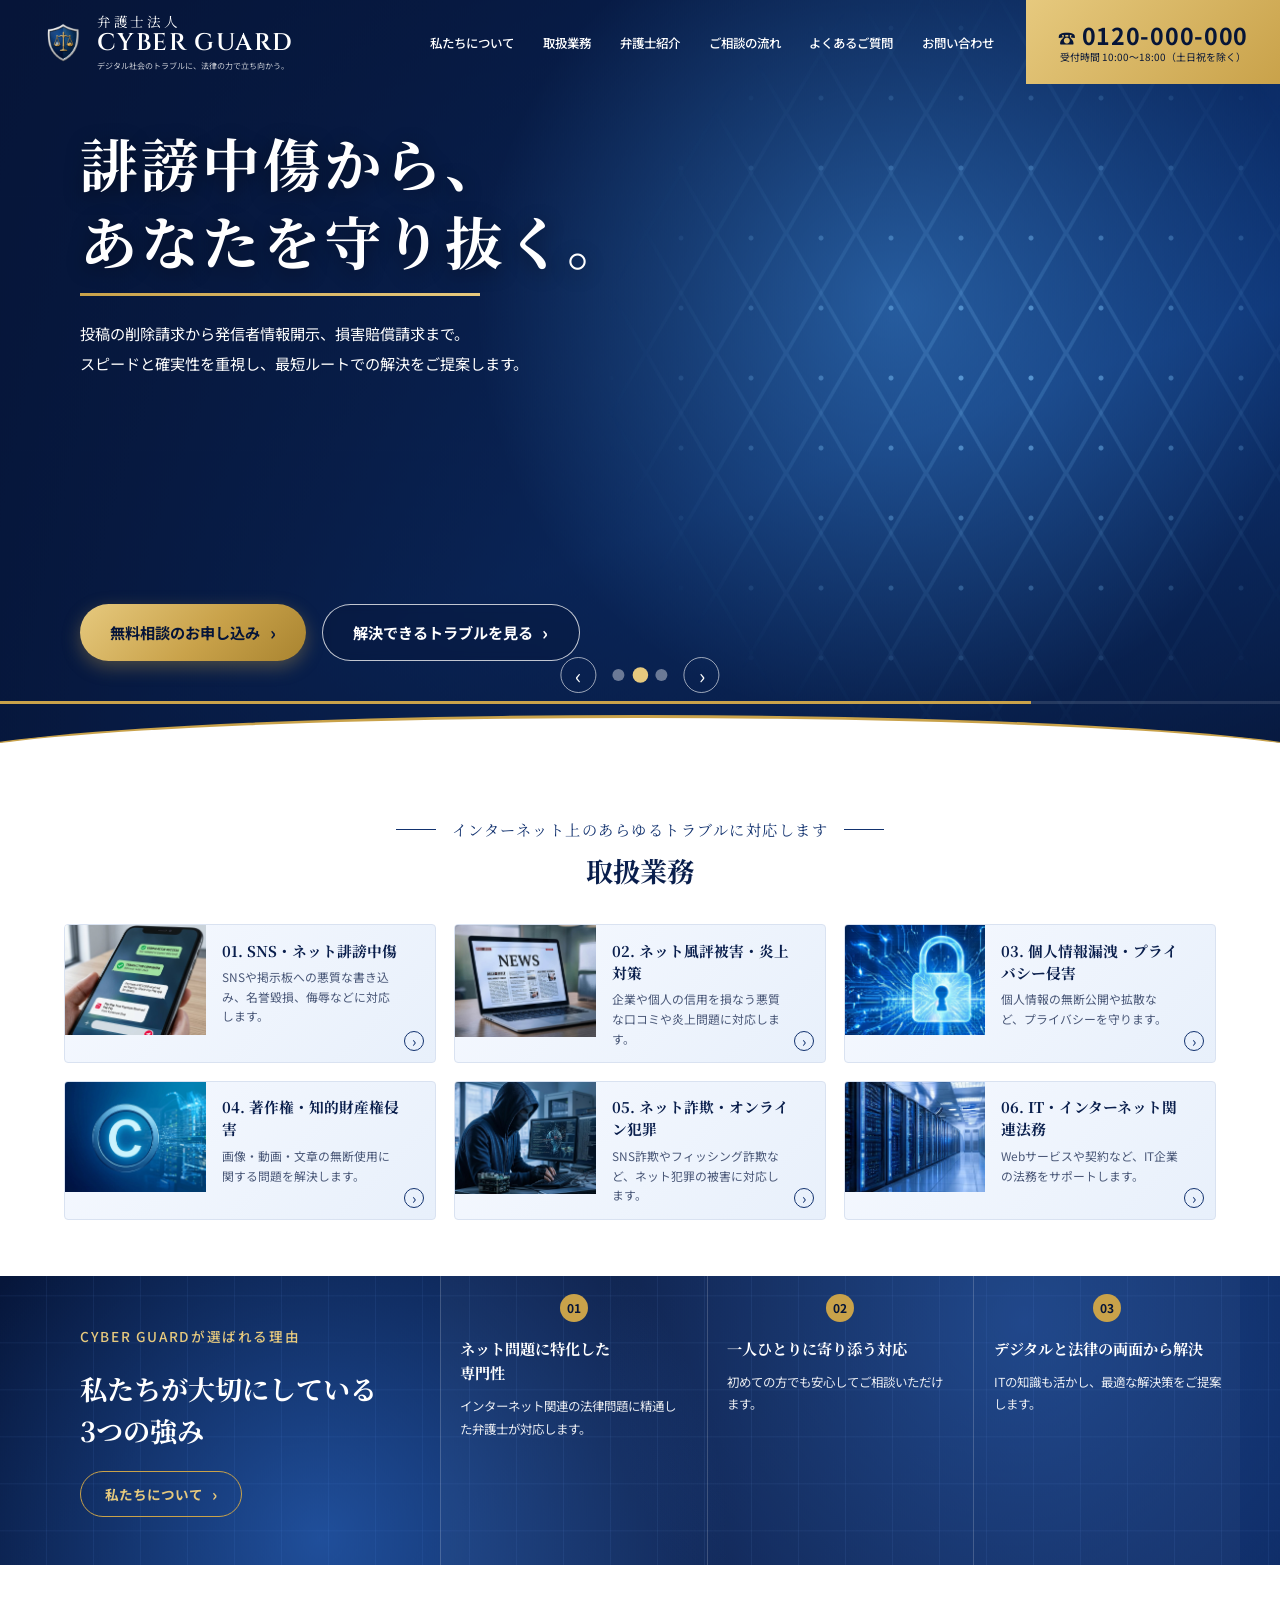
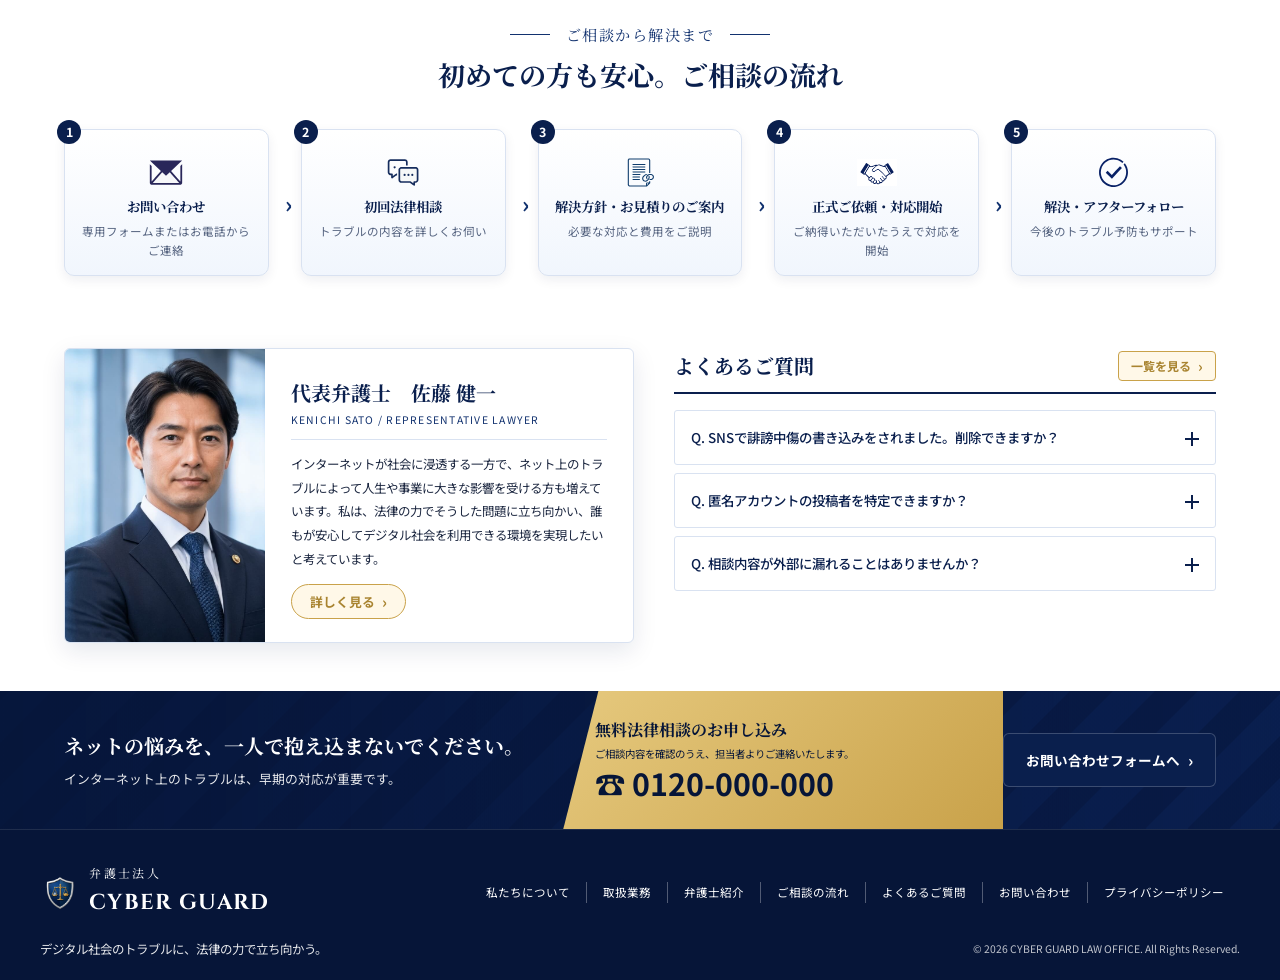
<file: index.html>
<!DOCTYPE html>
<html lang="ja">
<head>
<meta charset="UTF-8">
<meta name="viewport" content="width=device-width, initial-scale=1.0">
<title>弁護士法人 CYBER GUARD | ネットのトラブルに、確かな法律の盾を</title>
<meta name="description" content="SNSでの誹謗中傷、ネット上の風評被害、個人情報の流出など、インターネットのトラブルに専門の弁護士が対応します。">
<link rel="preconnect" href="https://fonts.googleapis.com">
<link rel="preconnect" href="https://fonts.gstatic.com" crossorigin>
<link href="https://fonts.googleapis.com/css2?family=Noto+Sans+JP:wght@400;500;700&family=Noto+Serif+JP:wght@500;700&family=Cinzel:wght@600&display=swap" rel="stylesheet">
<link rel="stylesheet" href="style.css">
</head>
<body>

<!-- ============ Header ============ -->
<header class="header" id="header">
  <a href="#top" class="logo" aria-label="弁護士法人 CYBER GUARD">
    <img class="logo__mark" src="images/hero-scales.png" alt="" width="44" height="48">
    <span class="logo__text">
      <small>弁護士法人</small>
      <strong>CYBER GUARD</strong>
      <em>デジタル社会のトラブルに、法律の力で立ち向かう。</em>
    </span>
  </a>

  <nav class="gnav" aria-label="グローバルナビゲーション">
    <ul>
      <li><a href="#about">私たちについて</a></li>
      <li><a href="#services">取扱業務</a></li>
      <li><a href="#lawyer">弁護士紹介</a></li>
      <li><a href="#flow">ご相談の流れ</a></li>
      <li><a href="#faq">よくあるご質問</a></li>
      <li><a href="#contact" data-modal-open="contact">お問い合わせ</a></li>
    </ul>
  </nav>

  <a href="tel:0120000000" class="header__tel">
    <span class="header__tel-num">0120-000-000</span>
    <span class="header__tel-time">受付時間 10:00〜18:00（土日祝を除く）</span>
  </a>

  <button class="hamburger" id="hamburger" aria-label="メニューを開く" aria-expanded="false" aria-controls="drawer">
    <span></span><span></span><span></span>
  </button>
</header>

<!-- Drawer (mobile) -->
<div class="drawer" id="drawer" aria-hidden="true">
  <ul>
    <li><a href="#about">私たちについて</a></li>
    <li><a href="#services">取扱業務</a></li>
    <li><a href="#lawyer">弁護士紹介</a></li>
    <li><a href="#flow">ご相談の流れ</a></li>
    <li><a href="#faq">よくあるご質問</a></li>
    <li><a href="#contact" data-modal-open="contact">お問い合わせ</a></li>
  </ul>
  <a href="tel:0120000000" class="drawer__tel">
    <strong>0120-000-000</strong>
    <span>受付時間 10:00〜18:00（土日祝を除く）</span>
  </a>
</div>

<main id="top">

<!-- ============ Hero Slideshow ============ -->
<section class="hero" id="hero" aria-roledescription="carousel" aria-label="メインビジュアル">
  <div class="hero__slides">

    <div class="slide is-active" data-slide="0">
      <div class="slide__bg slide__bg--1" data-parallax="0.25"></div>
      <img class="hero__scales" data-parallax="-0.08" src="images/hero-scales.png" alt="" width="400" height="420">
    </div>

    <div class="slide" data-slide="1">
      <div class="slide__bg slide__bg--2" data-parallax="0.25"></div>
      <div class="hero__net" data-parallax="-0.1" aria-hidden="true"></div>
    </div>

    <div class="slide" data-slide="2">
      <div class="slide__bg slide__bg--3" data-parallax="0.25"></div>
      <div class="hero__net hero__net--r" data-parallax="-0.1" aria-hidden="true"></div>
    </div>

  </div>

  <div class="hero__inner">
    <div class="hero__copy is-active" data-copy="0">
      <h1 class="hero__title split-text" data-text="ネットのトラブルに、<br>確かな法律の盾を。"></h1>
      <p class="hero__lead">SNSでの誹謗中傷、ネット上の風評被害、個人情報の流出。<br>著作権侵害。デジタル社会で起こるさまざまな法律問題に、<br>専門知識と豊富な経験を持つ弁護士が対応します。<br>あなたの権利と大切な未来を守るために。</p>
    </div>
    <div class="hero__copy" data-copy="1">
      <h2 class="hero__title split-text" data-text="誹謗中傷から、<br>あなたを守り抜く。"></h2>
      <p class="hero__lead">投稿の削除請求から発信者情報開示、損害賠償請求まで。<br>スピードと確実性を重視し、最短ルートでの解決をご提案します。</p>
    </div>
    <div class="hero__copy" data-copy="2">
      <h2 class="hero__title split-text" data-text="一人で抱え込まず、<br>まずはご相談を。"></h2>
      <p class="hero__lead">初回のご相談は無料です。ITの知識も法律の知識も、<br>どちらもわかる弁護士がやさしく丁寧にお話を伺います。</p>
    </div>

    <div class="hero__btns">
      <button type="button" class="btn btn--gold" data-modal-open="contact">
        無料相談のお申し込み <i>›</i>
      </button>
      <a href="troubles.html" class="btn btn--line">解決できるトラブルを見る <i>›</i></a>
    </div>
  </div>

  <div class="hero__ctrl">
    <button type="button" class="hero__arrow" id="prevSlide" aria-label="前のスライド">‹</button>
    <div class="hero__dots" id="heroDots" role="tablist"></div>
    <button type="button" class="hero__arrow" id="nextSlide" aria-label="次のスライド">›</button>
  </div>
  <div class="hero__progress"><span id="heroProgress"></span></div>
  <div class="hero__wave" aria-hidden="true"></div>
</section>

<!-- ============ Services ============ -->
<section class="services section" id="services">
  <p class="section__eyebrow reveal">インターネット上のあらゆるトラブルに対応します</p>
  <h2 class="section__title reveal">取扱業務</h2>

  <ul class="services__grid">
    <li class="reveal"><button class="card" data-service="sns">
      <span class="card__img"><img src="images/SNS.jpg" alt="" loading="lazy"></span>
      <span class="card__body"><b>01. SNS・ネット誹謗中傷</b><small>SNSや掲示板への悪質な書き込み、名誉毀損、侮辱などに対応します。</small></span><em>›</em></button></li>
    <li class="reveal"><button class="card" data-service="fuhyo">
      <span class="card__img"><img src="images/net.jpg" alt="" loading="lazy"></span>
      <span class="card__body"><b>02. ネット風評被害・炎上対策</b><small>企業や個人の信用を損なう悪質な口コミや炎上問題に対応します。</small></span><em>›</em></button></li>
    <li class="reveal"><button class="card" data-service="privacy">
      <span class="card__img"><img src="images/kojinnjouhou.jpg" alt="" loading="lazy"></span>
      <span class="card__body"><b>03. 個人情報漏洩・プライバシー侵害</b><small>個人情報の無断公開や拡散など、プライバシーを守ります。</small></span><em>›</em></button></li>
    <li class="reveal"><button class="card" data-service="copyright">
      <span class="card__img"><img src="images/tyosakuken.jpg" alt="" loading="lazy"></span>
      <span class="card__body"><b>04. 著作権・知的財産権侵害</b><small>画像・動画・文章の無断使用に関する問題を解決します。</small></span><em>›</em></button></li>
    <li class="reveal"><button class="card" data-service="fraud">
      <span class="card__img"><img src="images/sagi.jpg" alt="" loading="lazy"></span>
      <span class="card__body"><b>05. ネット詐欺・オンライン犯罪</b><small>SNS詐欺やフィッシング詐欺など、ネット犯罪の被害に対応します。</small></span><em>›</em></button></li>
    <li class="reveal"><button class="card" data-service="it">
      <span class="card__img"><img src="images/it.jpg" alt="" loading="lazy"></span>
      <span class="card__body"><b>06. IT・インターネット関連法務</b><small>Webサービスや契約など、IT企業の法務をサポートします。</small></span><em>›</em></button></li>
  </ul>
</section>

<!-- ============ Strengths (parallax) ============ -->
<section class="strengths" id="about">
  <div class="strengths__bg" data-parallax="0.18"></div>
  <div class="strengths__inner">
    <div class="strengths__head reveal">
      <p>CYBER GUARDが選ばれる理由</p>
      <h2>私たちが大切にしている<br>3つの強み</h2>
      <a href="about.html" class="btn btn--ghost-gold">私たちについて <i>›</i></a>
    </div>
    <ul class="strengths__list">
      <li class="reveal"><span class="num">01</span><h3>ネット問題に特化した<br>専門性</h3><p>インターネット関連の法律問題に精通した弁護士が対応します。</p></li>
      <li class="reveal"><span class="num">02</span><h3>一人ひとりに寄り添う対応</h3><p>初めての方でも安心してご相談いただけます。</p></li>
      <li class="reveal"><span class="num">03</span><h3>デジタルと法律の両面から解決</h3><p>ITの知識も活かし、最適な解決策をご提案します。</p></li>
    </ul>
  </div>
</section>

<!-- ============ Flow ============ -->
<section class="flow section" id="flow">
  <p class="section__eyebrow reveal">ご相談から解決まで</p>
  <h2 class="section__title reveal">初めての方も安心。ご相談の流れ</h2>
  <ol class="flow__list">
    <li class="reveal"><span class="flow__n">1</span><img class="flow__icon" src="images/flow-1.svg" alt="" width="40" height="40" loading="lazy"><b>お問い合わせ</b><small>専用フォームまたはお電話からご連絡</small></li>
    <li class="reveal"><span class="flow__n">2</span><img class="flow__icon" src="images/flow-2.svg" alt="" width="40" height="40" loading="lazy"><b>初回法律相談</b><small>トラブルの内容を詳しくお伺い</small></li>
    <li class="reveal"><span class="flow__n">3</span><img class="flow__icon" src="images/flow-3.svg" alt="" width="40" height="40" loading="lazy"><b>解決方針・お見積りのご案内</b><small>必要な対応と費用をご説明</small></li>
    <li class="reveal"><span class="flow__n">4</span><img class="flow__icon" src="images/flow-4.svg" alt="" width="40" height="40" loading="lazy"><b>正式ご依頼・対応開始</b><small>ご納得いただいたうえで対応を開始</small></li>
    <li class="reveal"><span class="flow__n">5</span><img class="flow__icon" src="images/flow-5.svg" alt="" width="40" height="40" loading="lazy"><b>解決・アフターフォロー</b><small>今後のトラブル予防もサポート</small></li>
  </ol>
</section>

<!-- ============ Lawyer + FAQ ============ -->
<section class="lawfaq" >
  <div class="lawyer reveal" id="lawyer">
    <div class="lawyer__photo"><img src="images/benngosi.jpg" alt="代表弁護士 佐藤 健一（仮画像）" loading="lazy"></div>
    <div class="lawyer__body">
      <h2>代表弁護士　佐藤 健一</h2>
      <p class="lawyer__en">KENICHI SATO / REPRESENTATIVE LAWYER</p>
      <p>インターネットが社会に浸透する一方で、ネット上のトラブルによって人生や事業に大きな影響を受ける方も増えています。私は、法律の力でそうした問題に立ち向かい、誰もが安心してデジタル社会を利用できる環境を実現したいと考えています。</p>
      <button type="button" class="btn btn--small" data-modal-open="profile">詳しく見る <i>›</i></button>
    </div>
  </div>

  <div class="faq" id="faq">
    <div class="faq__head">
      <h2>よくあるご質問</h2>
      <button type="button" class="btn btn--tiny" id="faqToggleAll">一覧を見る <i>›</i></button>
    </div>
    <div class="accordion">
      <div class="acc-item">
        <button class="acc-btn" aria-expanded="false" aria-controls="acc1" id="accb1">Q. SNSで誹謗中傷の書き込みをされました。削除できますか？<span class="acc-icon"></span></button>
        <div class="acc-panel" id="acc1" role="region" aria-labelledby="accb1"><div><p>A. 投稿内容や掲載先のルールによりますが、多くの場合、運営会社への削除請求や仮処分の申立てによって削除を目指すことができます。まずは該当投稿のURLとスクリーンショットを保存したうえでご相談ください。</p></div></div>
      </div>
      <div class="acc-item">
        <button class="acc-btn" aria-expanded="false" aria-controls="acc2" id="accb2">Q. 匿名アカウントの投稿者を特定できますか？<span class="acc-icon"></span></button>
        <div class="acc-panel" id="acc2" role="region" aria-labelledby="accb2"><div><p>A. 発信者情報開示請求という法的手続きにより、特定できる可能性があります。ログの保存期間には限りがあるため、できるだけ早い段階でのご相談をおすすめします。</p></div></div>
      </div>
      <div class="acc-item">
        <button class="acc-btn" aria-expanded="false" aria-controls="acc3" id="accb3">Q. 相談内容が外部に漏れることはありませんか？<span class="acc-icon"></span></button>
        <div class="acc-panel" id="acc3" role="region" aria-labelledby="accb3"><div><p>A. 弁護士には法律上の守秘義務があり、ご相談内容が許可なく外部に漏れることはありません。安心してお話しください。</p></div></div>
      </div>
    </div>
  </div>
</section>

<!-- ============ CTA ============ -->
<section class="cta" id="contact">
  <div class="cta__bg" data-parallax="0.15"></div>
  <div class="cta__inner">
    <div class="cta__copy">
      <h2>ネットの悩みを、一人で抱え込まないでください。</h2>
      <p>インターネット上のトラブルは、早期の対応が重要です。</p>
    </div>
    <div class="cta__box">
      <p class="cta__label">無料法律相談のお申し込み</p>
      <p class="cta__note">ご相談内容を確認のうえ、担当者よりご連絡いたします。</p>
      <a href="tel:0120000000" class="cta__tel">☎ 0120-000-000</a>
    </div>
    <button type="button" class="btn btn--navy" data-modal-open="contact">お問い合わせフォームへ <i>›</i></button>
  </div>
</section>

</main>

<!-- ============ Footer ============ -->
<footer class="footer">
  <div class="footer__logo">
    <img src="images/hero-scales.png" alt="" width="38" height="42">
    <div><small>弁護士法人</small><strong>CYBER GUARD</strong></div>
  </div>
  <p class="footer__slogan">デジタル社会のトラブルに、法律の力で立ち向かう。</p>
  <ul class="footer__nav">
    <li><a href="#about">私たちについて</a></li>
    <li><a href="#services">取扱業務</a></li>
    <li><a href="#lawyer">弁護士紹介</a></li>
    <li><a href="#flow">ご相談の流れ</a></li>
    <li><a href="#faq">よくあるご質問</a></li>
    <li><a href="#contact" data-modal-open="contact">お問い合わせ</a></li>
    <li><a href="#" data-modal-open="privacypolicy">プライバシーポリシー</a></li>
  </ul>
  <small class="footer__copy">© 2026 CYBER GUARD LAW OFFICE. All Rights Reserved.</small>
</footer>

<!-- ============ Modal ============ -->
<div class="modal" id="modal" aria-hidden="true">
  <div class="modal__overlay" data-modal-close></div>
  <div class="modal__dialog" role="dialog" aria-modal="true" aria-labelledby="modalTitle" tabindex="-1">
    <button type="button" class="modal__close" data-modal-close aria-label="閉じる">×</button>
    <div class="modal__content" id="modalContent"></div>
  </div>
</div>

<!-- Modal content templates -->
<template id="tpl-contact">
  <h2 id="modalTitle" class="modal__title">無料相談のお申し込み</h2>
  <p class="modal__lead">内容を確認のうえ、1営業日以内に担当者よりご連絡いたします。</p>
  <form class="form" id="contactForm" novalidate>
    <label>お名前<span class="req">必須</span><input type="text" name="name" required autocomplete="name"></label>
    <label>メールアドレス<span class="req">必須</span><input type="email" name="email" required autocomplete="email"></label>
    <label>電話番号<input type="tel" name="tel" autocomplete="tel"></label>
    <label>ご相談内容<span class="req">必須</span>
      <select name="type" required>
        <option value="">選択してください</option>
        <option>SNS・ネット誹謗中傷</option><option>ネット風評被害・炎上対策</option>
        <option>個人情報漏洩・プライバシー侵害</option><option>著作権・知的財産権侵害</option>
        <option>ネット詐欺・オンライン犯罪</option><option>IT・インターネット関連法務</option><option>その他</option>
      </select></label>
    <label>詳細<textarea name="message" rows="4" placeholder="状況をわかる範囲でご記入ください"></textarea></label>
    <label class="check"><input type="checkbox" name="agree" required> プライバシーポリシーに同意する</label>
    <p class="form__error" role="alert" hidden></p>
    <button type="submit" class="btn btn--gold btn--block">送信する</button>
  </form>
</template>

<template id="tpl-profile">
  <h2 id="modalTitle" class="modal__title">代表弁護士　佐藤 健一</h2>
  <p class="modal__lead">KENICHI SATO / REPRESENTATIVE LAWYER</p>
  <dl class="profile">
    <dt>経歴</dt><dd>大学法学部卒業後、司法試験合格。大手法律事務所を経て、インターネット法務に特化した弁護士法人CYBER GUARDを設立。</dd>
    <dt>取扱分野</dt><dd>誹謗中傷対策、発信者情報開示、プライバシー侵害、著作権、IT関連法務</dd>
    <dt>メッセージ</dt><dd>ネット上のトラブルは、早期の対応が結果を大きく左右します。一人で悩まず、まずはお話をお聞かせください。</dd>
  </dl>
  <button type="button" class="btn btn--gold btn--block" data-modal-open="contact">無料相談を申し込む</button>
</template>

<template id="tpl-privacypolicy">
  <h2 id="modalTitle" class="modal__title">プライバシーポリシー</h2>
  <p class="modal__lead">当事務所は、お預かりした個人情報を適切に管理し、ご相談対応の目的以外には使用いたしません。</p>
  <p>※ 本ページはデモ用のサンプル文面です。実運用時は正式な内容に差し替えてください。</p>
</template>

<script src="script.js"></script>
</body>
</html>
</file>
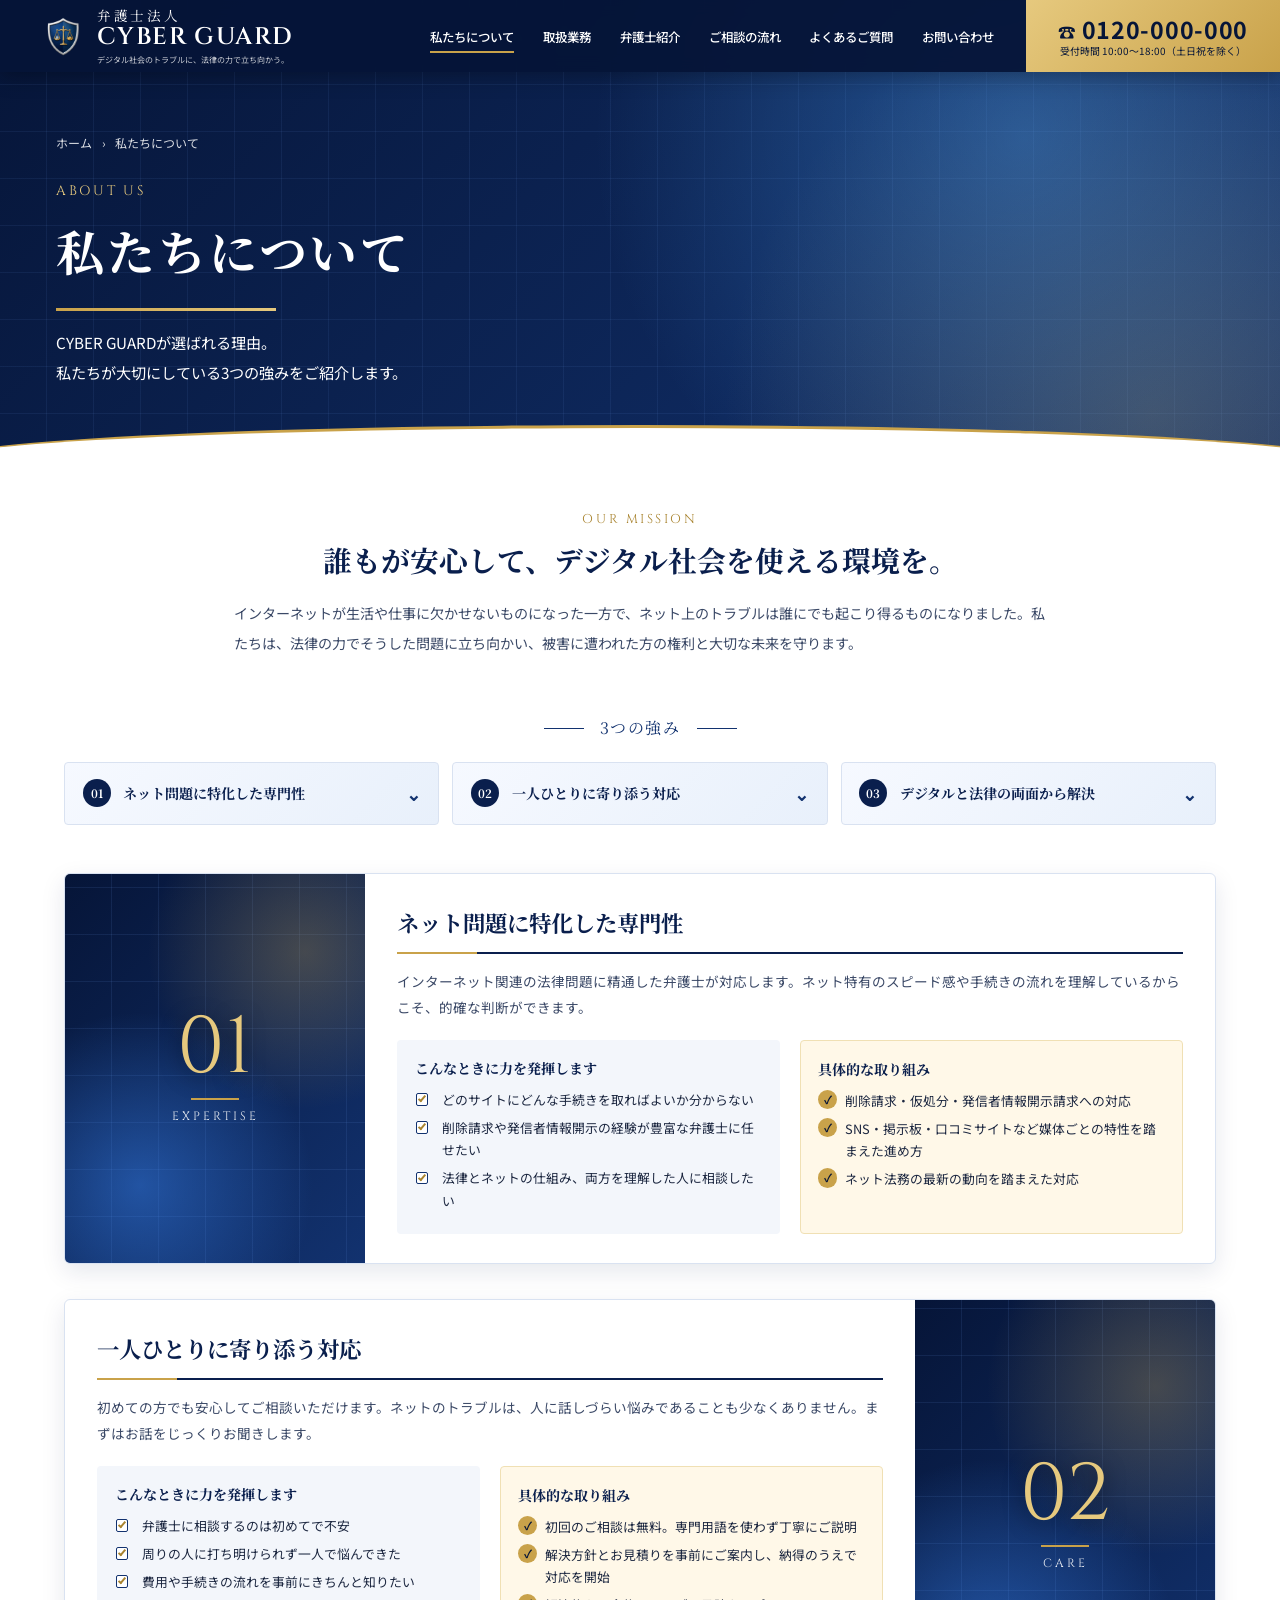
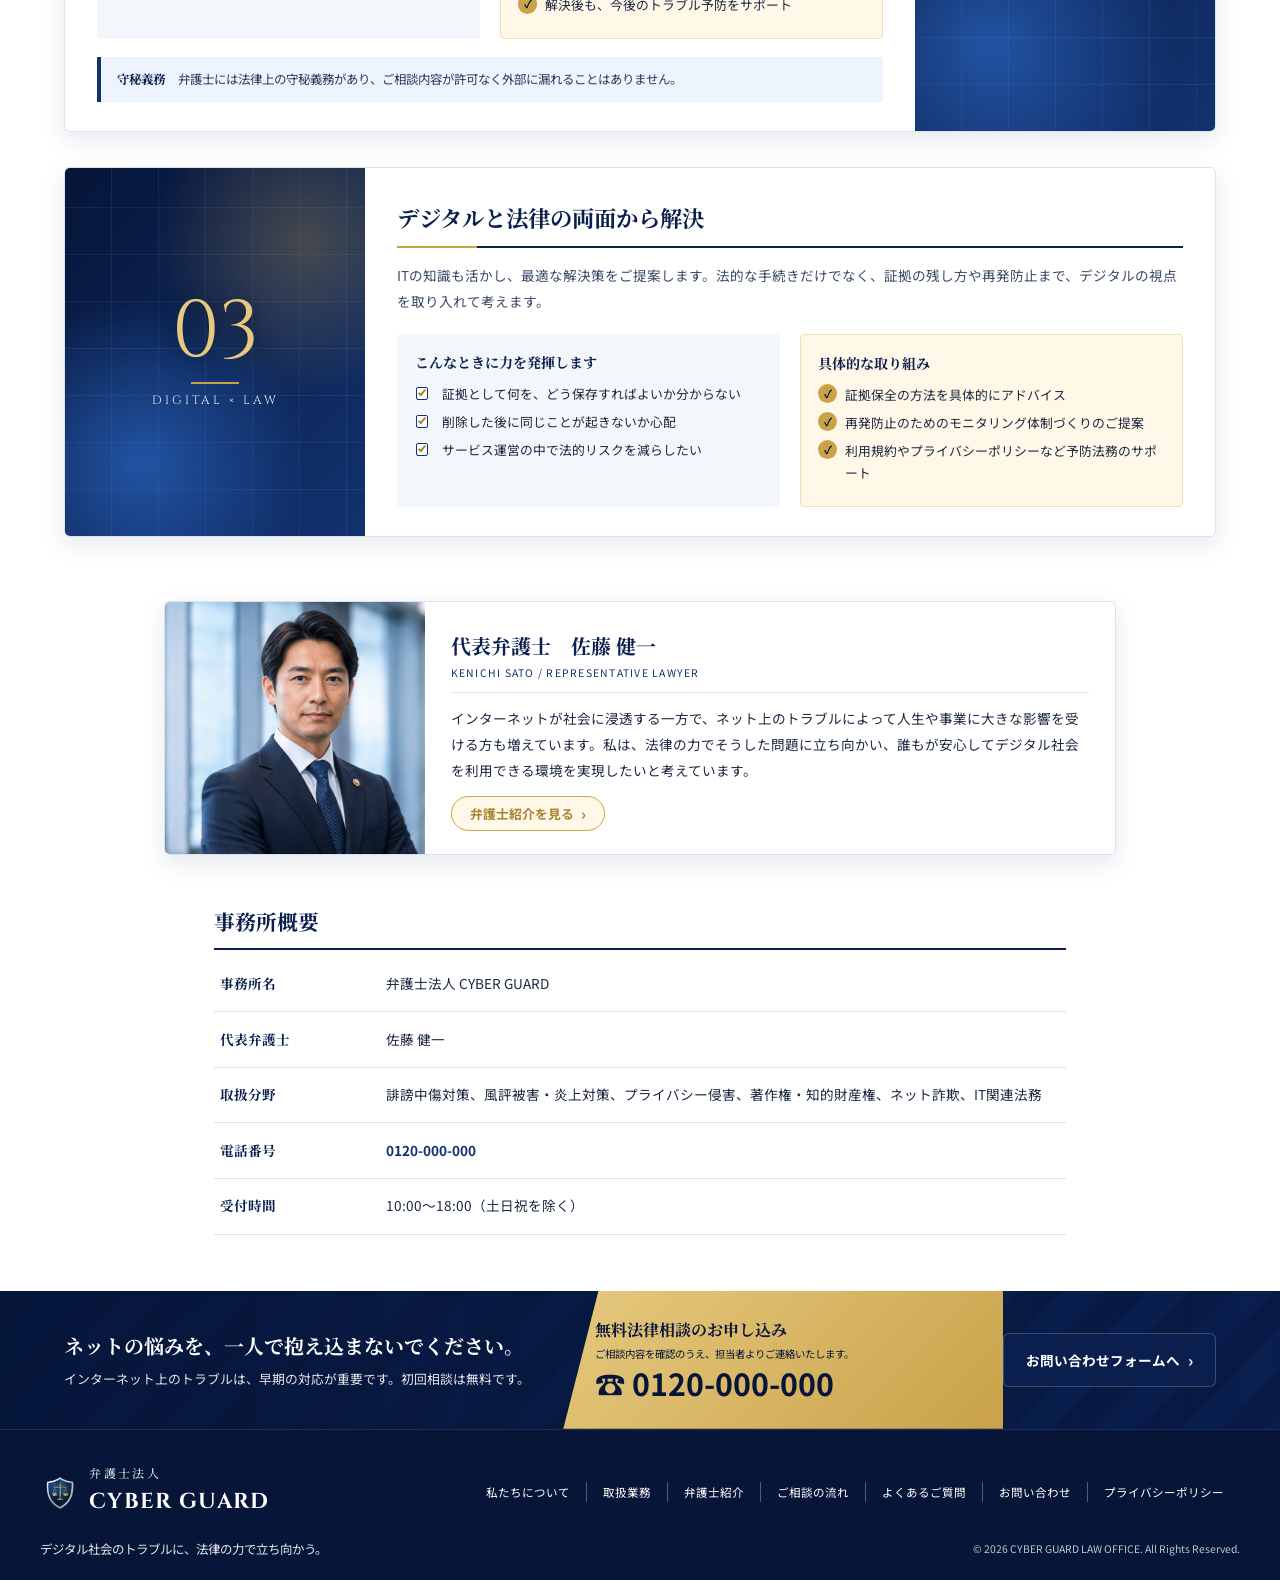
<file: about.html>
<!DOCTYPE html>
<html lang="ja">
<head>
<meta charset="UTF-8">
<meta name="viewport" content="width=device-width, initial-scale=1.0">
<title>私たちについて | 弁護士法人 CYBER GUARD</title>
<meta name="description" content="弁護士法人 CYBER GUARDが大切にしている3つの強み。ネット問題に特化した専門性、一人ひとりに寄り添う対応、デジタルと法律の両面からの解決。">
<link rel="preconnect" href="https://fonts.googleapis.com">
<link rel="preconnect" href="https://fonts.gstatic.com" crossorigin>
<link href="https://fonts.googleapis.com/css2?family=Noto+Sans+JP:wght@400;500;700&family=Noto+Serif+JP:wght@500;700&family=Cinzel:wght@600&display=swap" rel="stylesheet">
<link rel="stylesheet" href="style.css">
<link rel="stylesheet" href="troubles.css">
<link rel="stylesheet" href="about.css">
</head>
<body>

<!-- ============ Header ============ -->
<header class="header is-scrolled" id="header">
  <a href="index.html" class="logo" aria-label="弁護士法人 CYBER GUARD トップへ">
    <img class="logo__mark" src="images/hero-scales.png" alt="" width="44" height="48">
    <span class="logo__text">
      <small>弁護士法人</small>
      <strong>CYBER GUARD</strong>
      <em>デジタル社会のトラブルに、法律の力で立ち向かう。</em>
    </span>
  </a>

  <nav class="gnav" aria-label="グローバルナビゲーション">
    <ul>
      <li><a href="about.html" aria-current="page">私たちについて</a></li>
      <li><a href="index.html#services">取扱業務</a></li>
      <li><a href="index.html#lawyer">弁護士紹介</a></li>
      <li><a href="index.html#flow">ご相談の流れ</a></li>
      <li><a href="index.html#faq">よくあるご質問</a></li>
      <li><a href="#contact" data-modal-open="contact">お問い合わせ</a></li>
    </ul>
  </nav>

  <a href="tel:0120000000" class="header__tel">
    <span class="header__tel-num">0120-000-000</span>
    <span class="header__tel-time">受付時間 10:00〜18:00（土日祝を除く）</span>
  </a>

  <button class="hamburger" id="hamburger" aria-label="メニューを開く" aria-expanded="false" aria-controls="drawer">
    <span></span><span></span><span></span>
  </button>
</header>

<div class="drawer" id="drawer" aria-hidden="true">
  <ul>
    <li><a href="about.html">私たちについて</a></li>
    <li><a href="index.html#services">取扱業務</a></li>
    <li><a href="index.html#lawyer">弁護士紹介</a></li>
    <li><a href="index.html#flow">ご相談の流れ</a></li>
    <li><a href="index.html#faq">よくあるご質問</a></li>
    <li><a href="#contact" data-modal-open="contact">お問い合わせ</a></li>
  </ul>
  <a href="tel:0120000000" class="drawer__tel">
    <strong>0120-000-000</strong>
    <span>受付時間 10:00〜18:00（土日祝を除く）</span>
  </a>
</div>

<main id="top">

<!-- ============ Page Hero ============ -->
<section class="phero">
  <div class="phero__bg" aria-hidden="true"></div>
  <div class="phero__inner">
    <nav class="crumb" aria-label="パンくずリスト">
      <a href="index.html">ホーム</a><span>›</span><span aria-current="page">私たちについて</span>
    </nav>
    <p class="phero__en">ABOUT US</p>
    <h1 class="phero__title">私たちについて</h1>
    <p class="phero__lead">CYBER GUARDが選ばれる理由。<br>私たちが大切にしている3つの強みをご紹介します。</p>
  </div>
</section>

<!-- ============ Philosophy ============ -->
<section class="philo reveal">
  <p class="philo__en">OUR MISSION</p>
  <h2>誰もが安心して、デジタル社会を使える環境を。</h2>
  <p>インターネットが生活や仕事に欠かせないものになった一方で、ネット上のトラブルは誰にでも起こり得るものになりました。私たちは、法律の力でそうした問題に立ち向かい、被害に遭われた方の権利と大切な未来を守ります。</p>
</section>

<!-- ============ Index chips ============ -->
<section class="tindex">
  <p class="tindex__label reveal">3つの強み</p>
  <ul class="tindex__list">
    <li class="reveal"><a href="#point1"><b>01</b>ネット問題に特化した専門性</a></li>
    <li class="reveal"><a href="#point2"><b>02</b>一人ひとりに寄り添う対応</a></li>
    <li class="reveal"><a href="#point3"><b>03</b>デジタルと法律の両面から解決</a></li>
  </ul>
</section>

<!-- ============ Strengths ============ -->
<section class="troubles">

  <article class="point reveal" id="point1">
    <div class="point__visual">
      <span class="point__no">01</span>
      <span class="point__en">EXPERTISE</span>
    </div>
    <div class="point__main">
      <h2>ネット問題に特化した専門性</h2>
      <p class="trouble__lead">インターネット関連の法律問題に精通した弁護士が対応します。ネット特有のスピード感や手続きの流れを理解しているからこそ、的確な判断ができます。</p>
      <div class="trouble__cols">
        <div>
          <h3>こんなときに力を発揮します</h3>
          <ul class="check">
            <li>どのサイトにどんな手続きを取ればよいか分からない</li>
            <li>削除請求や発信者情報開示の経験が豊富な弁護士に任せたい</li>
            <li>法律とネットの仕組み、両方を理解した人に相談したい</li>
          </ul>
        </div>
        <div>
          <h3>具体的な取り組み</h3>
          <ul class="dolist">
            <li>削除請求・仮処分・発信者情報開示請求への対応</li>
            <li>SNS・掲示板・口コミサイトなど媒体ごとの特性を踏まえた進め方</li>
            <li>ネット法務の最新の動向を踏まえた対応</li>
          </ul>
        </div>
      </div>
    </div>
  </article>

  <article class="point reveal" id="point2">
    <div class="point__visual">
      <span class="point__no">02</span>
      <span class="point__en">CARE</span>
    </div>
    <div class="point__main">
      <h2>一人ひとりに寄り添う対応</h2>
      <p class="trouble__lead">初めての方でも安心してご相談いただけます。ネットのトラブルは、人に話しづらい悩みであることも少なくありません。まずはお話をじっくりお聞きします。</p>
      <div class="trouble__cols">
        <div>
          <h3>こんなときに力を発揮します</h3>
          <ul class="check">
            <li>弁護士に相談するのは初めてで不安</li>
            <li>周りの人に打ち明けられず一人で悩んできた</li>
            <li>費用や手続きの流れを事前にきちんと知りたい</li>
          </ul>
        </div>
        <div>
          <h3>具体的な取り組み</h3>
          <ul class="dolist">
            <li>初回のご相談は無料。専門用語を使わず丁寧にご説明</li>
            <li>解決方針とお見積りを事前にご案内し、納得のうえで対応を開始</li>
            <li>解決後も、今後のトラブル予防をサポート</li>
          </ul>
        </div>
      </div>
      <p class="trouble__tip"><b>守秘義務</b>弁護士には法律上の守秘義務があり、ご相談内容が許可なく外部に漏れることはありません。</p>
    </div>
  </article>

  <article class="point reveal" id="point3">
    <div class="point__visual">
      <span class="point__no">03</span>
      <span class="point__en">DIGITAL × LAW</span>
    </div>
    <div class="point__main">
      <h2>デジタルと法律の両面から解決</h2>
      <p class="trouble__lead">ITの知識も活かし、最適な解決策をご提案します。法的な手続きだけでなく、証拠の残し方や再発防止まで、デジタルの視点を取り入れて考えます。</p>
      <div class="trouble__cols">
        <div>
          <h3>こんなときに力を発揮します</h3>
          <ul class="check">
            <li>証拠として何を、どう保存すればよいか分からない</li>
            <li>削除した後に同じことが起きないか心配</li>
            <li>サービス運営の中で法的リスクを減らしたい</li>
          </ul>
        </div>
        <div>
          <h3>具体的な取り組み</h3>
          <ul class="dolist">
            <li>証拠保全の方法を具体的にアドバイス</li>
            <li>再発防止のためのモニタリング体制づくりのご提案</li>
            <li>利用規約やプライバシーポリシーなど予防法務のサポート</li>
          </ul>
        </div>
      </div>
    </div>
  </article>

</section>

<!-- ============ Message ============ -->
<section class="msg reveal">
  <div class="lawyer">
    <div class="lawyer__photo"><img src="images/benngosi.jpg" alt="代表弁護士 佐藤 健一（仮画像）" loading="lazy"></div>
    <div class="lawyer__body">
      <h2>代表弁護士　佐藤 健一</h2>
      <p class="lawyer__en">KENICHI SATO / REPRESENTATIVE LAWYER</p>
      <p>インターネットが社会に浸透する一方で、ネット上のトラブルによって人生や事業に大きな影響を受ける方も増えています。私は、法律の力でそうした問題に立ち向かい、誰もが安心してデジタル社会を利用できる環境を実現したいと考えています。</p>
      <a href="index.html#lawyer" class="btn btn--small">弁護士紹介を見る <i>›</i></a>
    </div>
  </div>
</section>

<!-- ============ Office info ============ -->
<section class="info reveal">
  <h2 class="info__title">事務所概要</h2>
  <dl class="info__list">
    <div><dt>事務所名</dt><dd>弁護士法人 CYBER GUARD</dd></div>
    <div><dt>代表弁護士</dt><dd>佐藤 健一</dd></div>
    <div><dt>取扱分野</dt><dd>誹謗中傷対策、風評被害・炎上対策、プライバシー侵害、著作権・知的財産権、ネット詐欺、IT関連法務</dd></div>
    <div><dt>電話番号</dt><dd><a href="tel:0120000000">0120-000-000</a></dd></div>
    <div><dt>受付時間</dt><dd>10:00〜18:00（土日祝を除く）</dd></div>
  </dl>
</section>

<!-- ============ CTA ============ -->
<section class="cta" id="contact">
  <div class="cta__bg"></div>
  <div class="cta__inner">
    <div class="cta__copy">
      <h2>ネットの悩みを、一人で抱え込まないでください。</h2>
      <p>インターネット上のトラブルは、早期の対応が重要です。初回相談は無料です。</p>
    </div>
    <div class="cta__box">
      <p class="cta__label">無料法律相談のお申し込み</p>
      <p class="cta__note">ご相談内容を確認のうえ、担当者よりご連絡いたします。</p>
      <a href="tel:0120000000" class="cta__tel">☎ 0120-000-000</a>
    </div>
    <button type="button" class="btn btn--navy" data-modal-open="contact">お問い合わせフォームへ <i>›</i></button>
  </div>
</section>

</main>

<!-- ============ Footer ============ -->
<footer class="footer">
  <div class="footer__logo">
    <img src="images/hero-scales.png" alt="" width="38" height="42">
    <div><small>弁護士法人</small><strong>CYBER GUARD</strong></div>
  </div>
  <p class="footer__slogan">デジタル社会のトラブルに、法律の力で立ち向かう。</p>
  <ul class="footer__nav">
    <li><a href="about.html">私たちについて</a></li>
    <li><a href="index.html#services">取扱業務</a></li>
    <li><a href="index.html#lawyer">弁護士紹介</a></li>
    <li><a href="index.html#flow">ご相談の流れ</a></li>
    <li><a href="index.html#faq">よくあるご質問</a></li>
    <li><a href="#contact" data-modal-open="contact">お問い合わせ</a></li>
    <li><a href="#" data-modal-open="privacypolicy">プライバシーポリシー</a></li>
  </ul>
  <small class="footer__copy">© 2026 CYBER GUARD LAW OFFICE. All Rights Reserved.</small>
</footer>

<!-- ============ Modal ============ -->
<div class="modal" id="modal" aria-hidden="true">
  <div class="modal__overlay" data-modal-close></div>
  <div class="modal__dialog" role="dialog" aria-modal="true" aria-labelledby="modalTitle" tabindex="-1">
    <button type="button" class="modal__close" data-modal-close aria-label="閉じる">×</button>
    <div class="modal__content" id="modalContent"></div>
  </div>
</div>

<template id="tpl-contact">
  <h2 id="modalTitle" class="modal__title">無料相談のお申し込み</h2>
  <p class="modal__lead">内容を確認のうえ、1営業日以内に担当者よりご連絡いたします。</p>
  <form class="form" id="contactForm" novalidate>
    <label>お名前<span class="req">必須</span><input type="text" name="name" required autocomplete="name"></label>
    <label>メールアドレス<span class="req">必須</span><input type="email" name="email" required autocomplete="email"></label>
    <label>電話番号<input type="tel" name="tel" autocomplete="tel"></label>
    <label>ご相談内容<span class="req">必須</span>
      <select name="type" required>
        <option value="">選択してください</option>
        <option>SNS・ネット誹謗中傷</option><option>ネット風評被害・炎上対策</option>
        <option>個人情報漏洩・プライバシー侵害</option><option>著作権・知的財産権侵害</option>
        <option>ネット詐欺・オンライン犯罪</option><option>IT・インターネット関連法務</option><option>その他</option>
      </select></label>
    <label>詳細<textarea name="message" rows="4" placeholder="状況をわかる範囲でご記入ください"></textarea></label>
    <label class="check"><input type="checkbox" name="agree" required> プライバシーポリシーに同意する</label>
    <p class="form__error" role="alert" hidden></p>
    <button type="submit" class="btn btn--gold btn--block">送信する</button>
  </form>
</template>

<template id="tpl-privacypolicy">
  <h2 id="modalTitle" class="modal__title">プライバシーポリシー</h2>
  <p class="modal__lead">当事務所は、お預かりした個人情報を適切に管理し、ご相談対応の目的以外には使用いたしません。</p>
  <p>※ 本ページはデモ用のサンプル文面です。実運用時は正式な内容に差し替えてください。</p>
</template>

<!-- メニュー・フェードイン・モーダルの動作は troubles.js と共通 -->
<script src="troubles.js"></script>
</body>
</html>
</file>
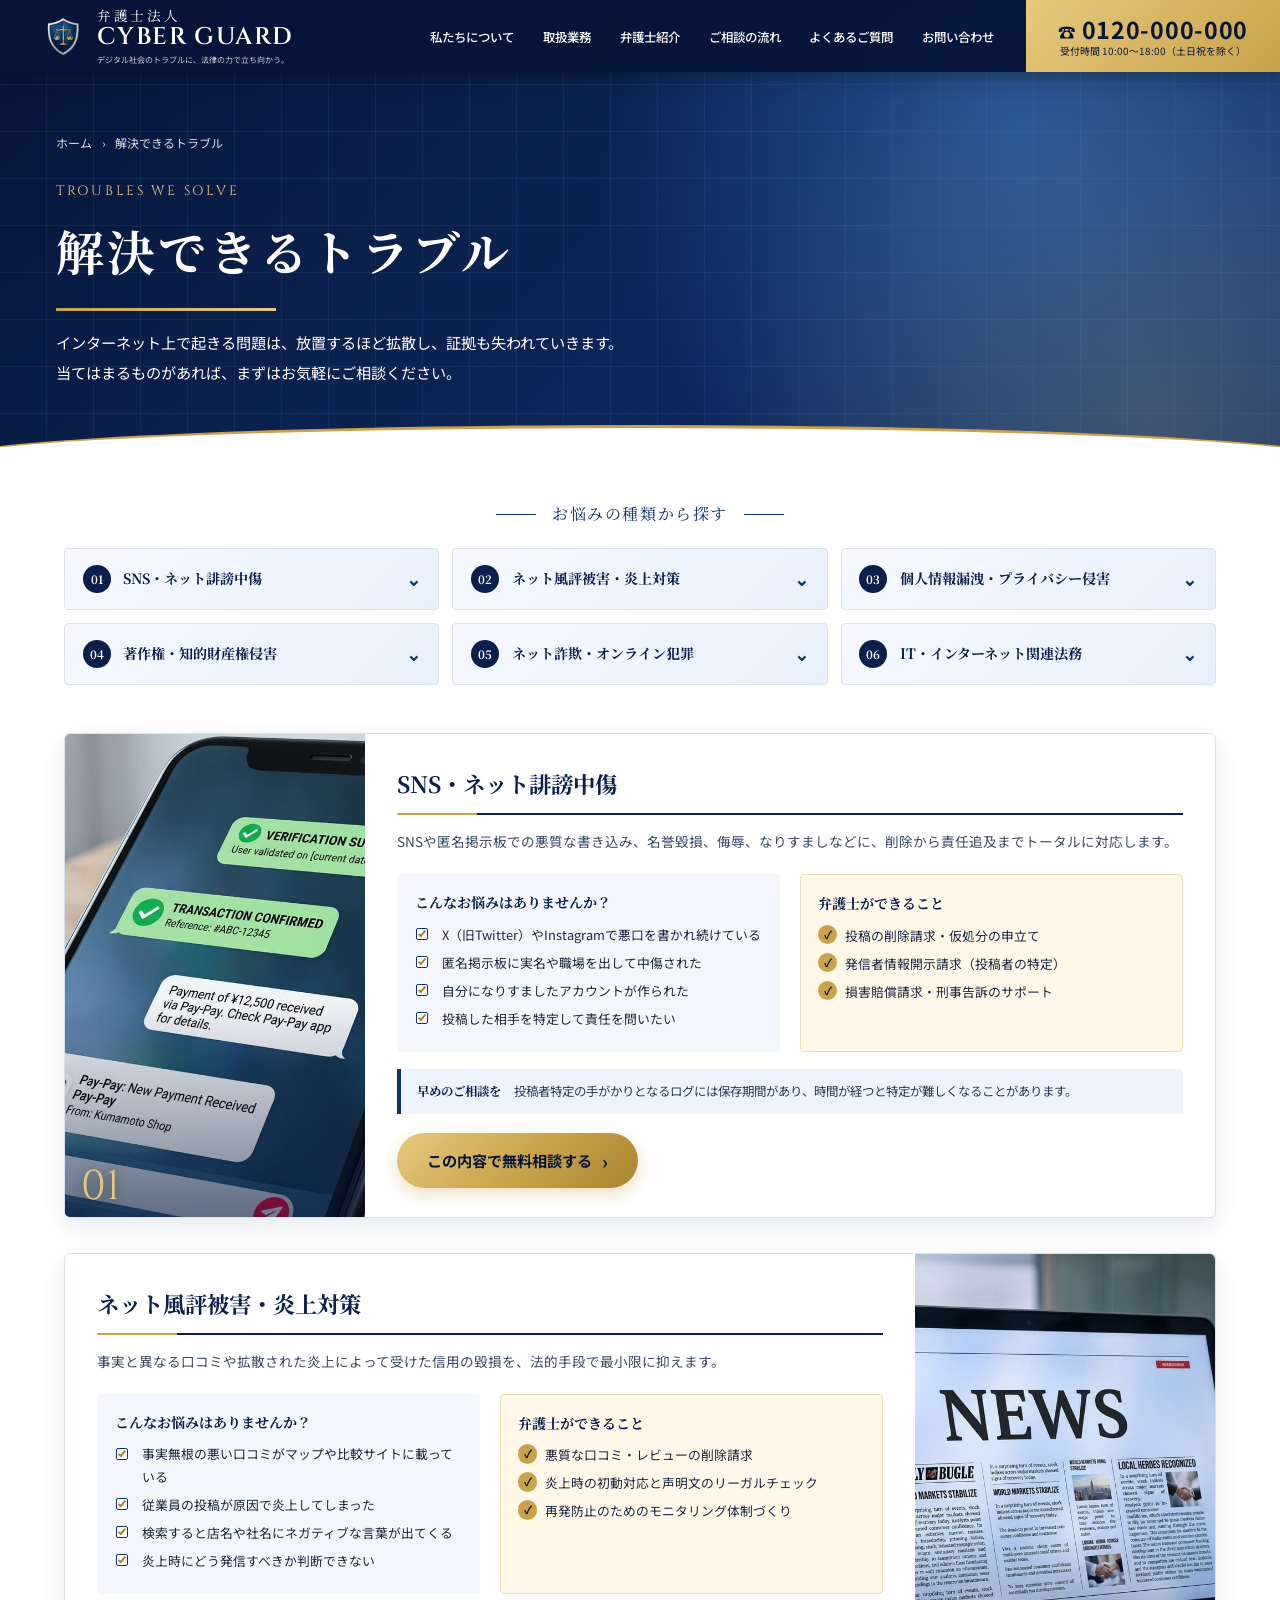
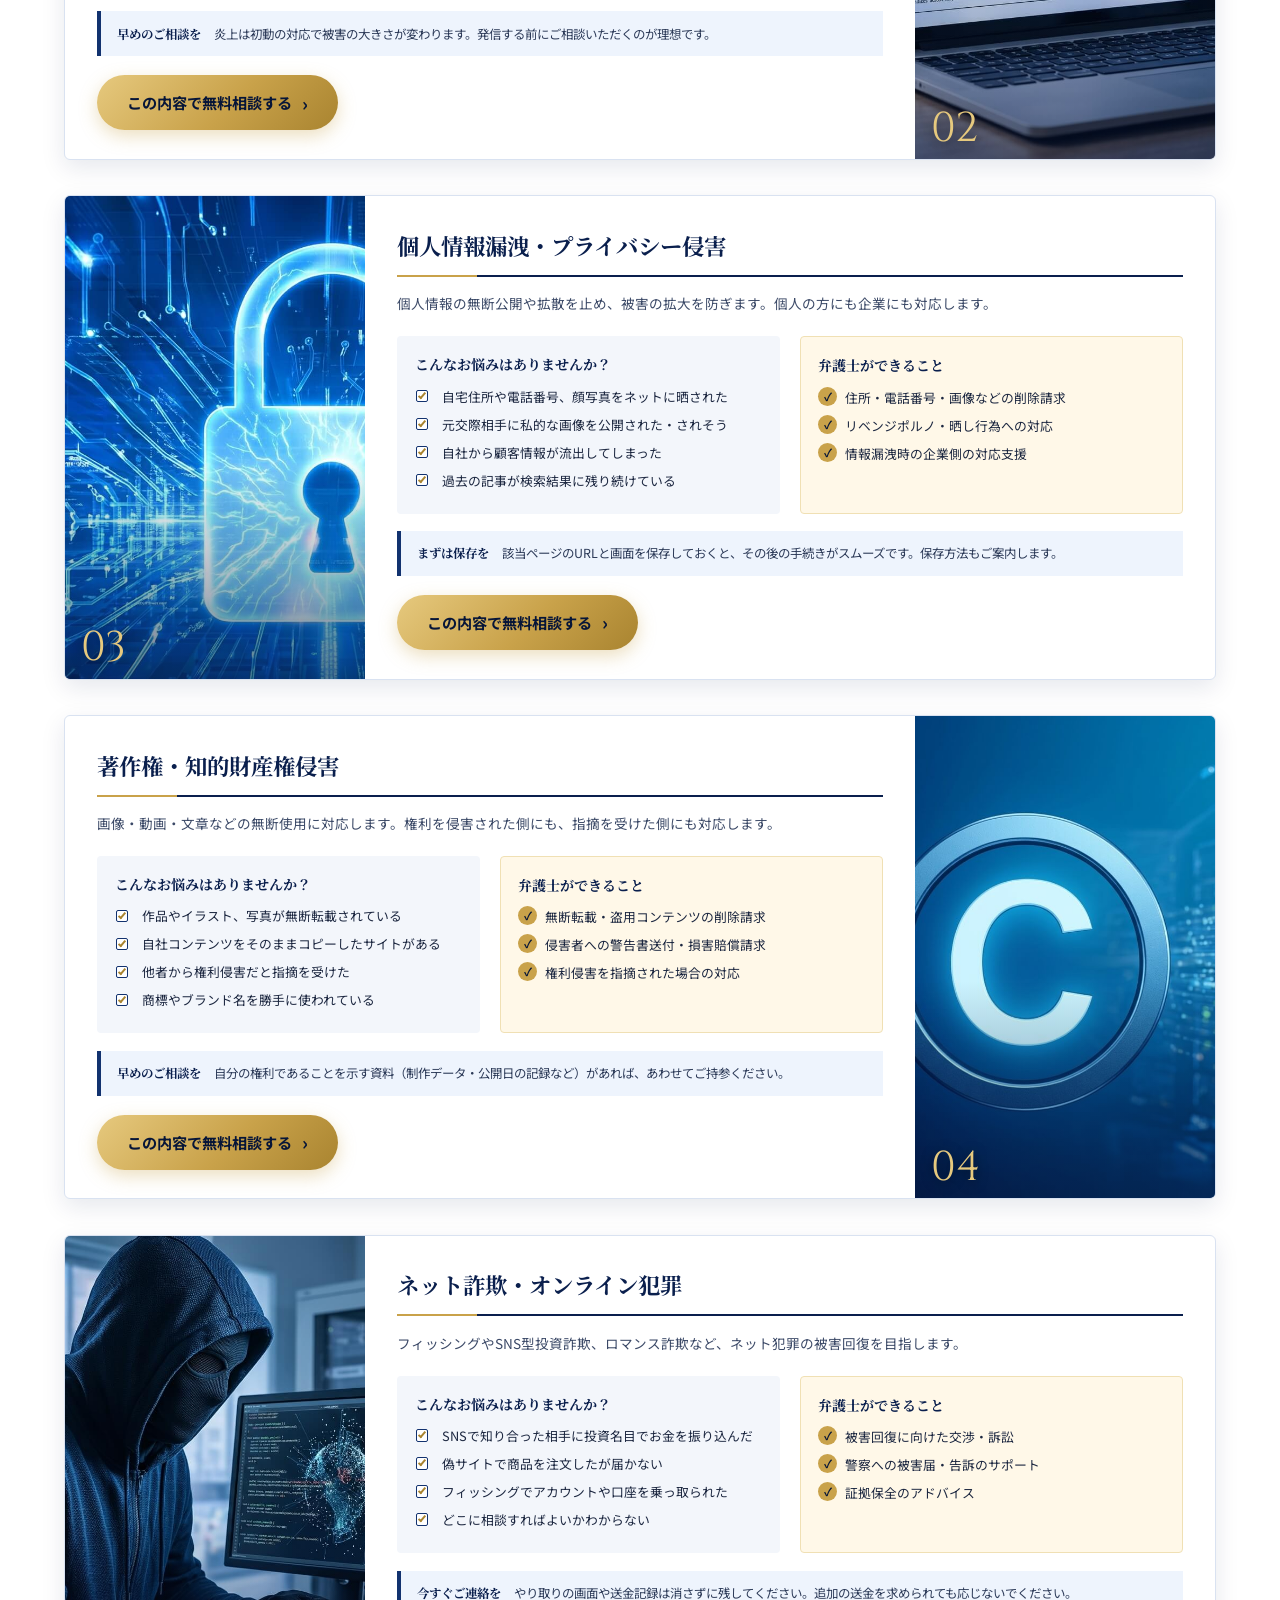
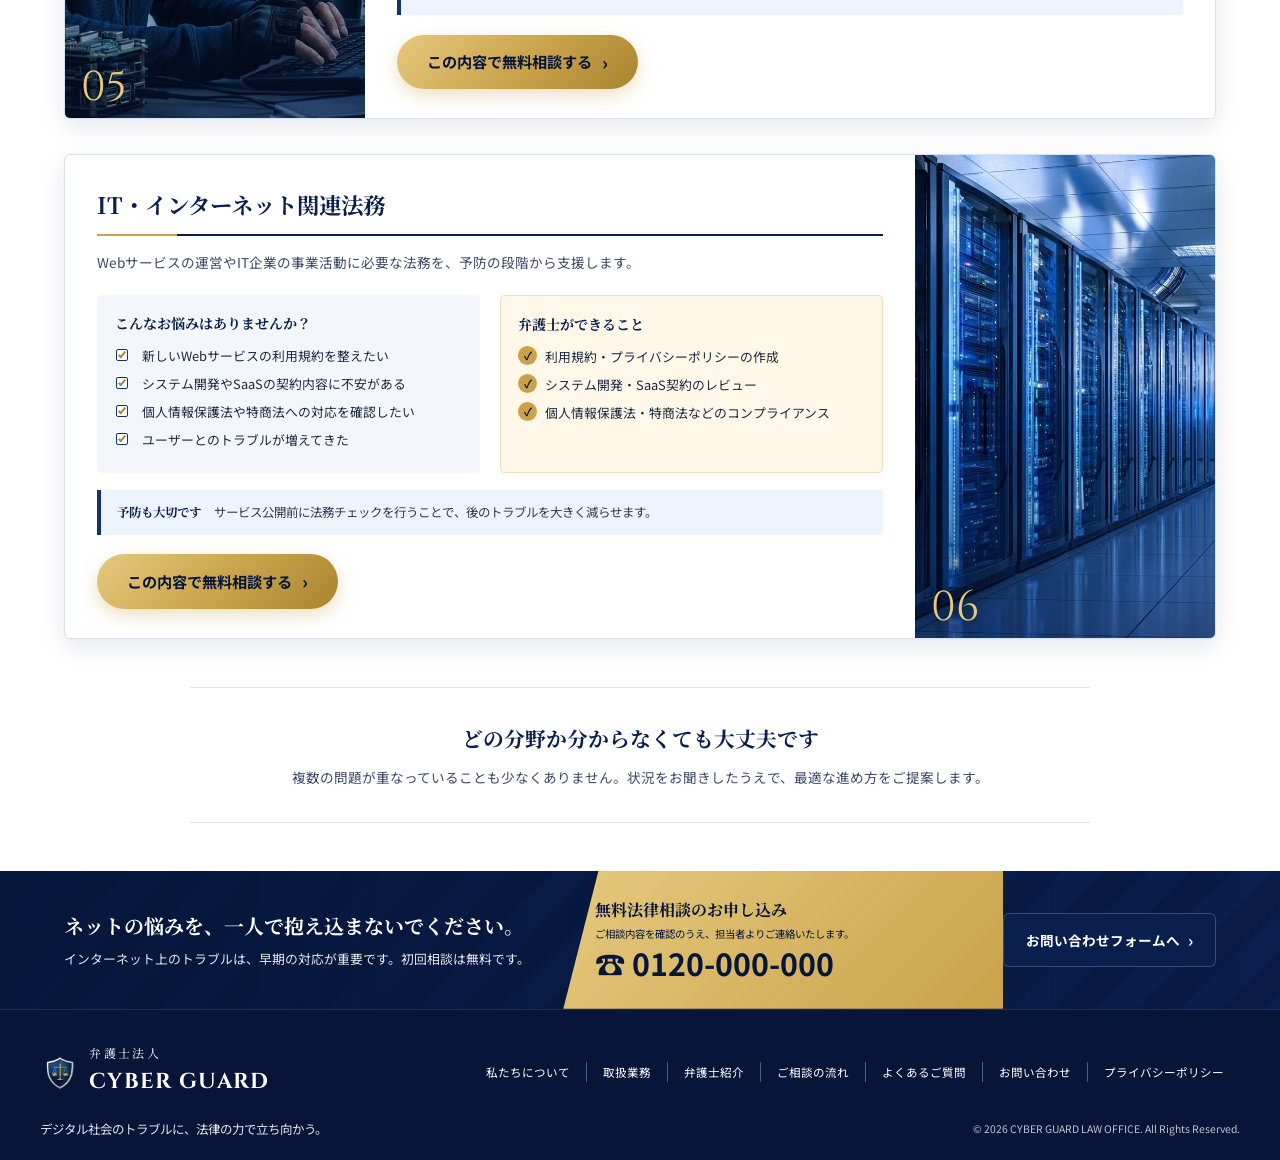
<file: troubles.html>
<!DOCTYPE html>
<html lang="ja">
<head>
<meta charset="UTF-8">
<meta name="viewport" content="width=device-width, initial-scale=1.0">
<title>解決できるトラブル | 弁護士法人 CYBER GUARD</title>
<meta name="description" content="SNSでの誹謗中傷、風評被害・炎上、個人情報の流出、著作権侵害、ネット詐欺、IT法務。弁護士法人 CYBER GUARDが解決できるインターネットのトラブルをご紹介します。">
<link rel="preconnect" href="https://fonts.googleapis.com">
<link rel="preconnect" href="https://fonts.gstatic.com" crossorigin>
<link href="https://fonts.googleapis.com/css2?family=Noto+Sans+JP:wght@400;500;700&family=Noto+Serif+JP:wght@500;700&family=Cinzel:wght@600&display=swap" rel="stylesheet">
<link rel="stylesheet" href="style.css">
<link rel="stylesheet" href="troubles.css">
</head>
<body>

<!-- ============ Header（下層ページは常に濃紺背景） ============ -->
<header class="header is-scrolled" id="header">
  <a href="index.html" class="logo" aria-label="弁護士法人 CYBER GUARD トップへ">
    <img class="logo__mark" src="images/hero-scales.png" alt="" width="44" height="48">
    <span class="logo__text">
      <small>弁護士法人</small>
      <strong>CYBER GUARD</strong>
      <em>デジタル社会のトラブルに、法律の力で立ち向かう。</em>
    </span>
  </a>

  <nav class="gnav" aria-label="グローバルナビゲーション">
    <ul>
      <li><a href="index.html#about">私たちについて</a></li>
      <li><a href="index.html#services">取扱業務</a></li>
      <li><a href="index.html#lawyer">弁護士紹介</a></li>
      <li><a href="index.html#flow">ご相談の流れ</a></li>
      <li><a href="index.html#faq">よくあるご質問</a></li>
      <li><a href="#contact" data-modal-open="contact">お問い合わせ</a></li>
    </ul>
  </nav>

  <a href="tel:0120000000" class="header__tel">
    <span class="header__tel-num">0120-000-000</span>
    <span class="header__tel-time">受付時間 10:00〜18:00（土日祝を除く）</span>
  </a>

  <button class="hamburger" id="hamburger" aria-label="メニューを開く" aria-expanded="false" aria-controls="drawer">
    <span></span><span></span><span></span>
  </button>
</header>

<div class="drawer" id="drawer" aria-hidden="true">
  <ul>
    <li><a href="index.html#about">私たちについて</a></li>
    <li><a href="index.html#services">取扱業務</a></li>
    <li><a href="index.html#lawyer">弁護士紹介</a></li>
    <li><a href="index.html#flow">ご相談の流れ</a></li>
    <li><a href="index.html#faq">よくあるご質問</a></li>
    <li><a href="#contact" data-modal-open="contact">お問い合わせ</a></li>
  </ul>
  <a href="tel:0120000000" class="drawer__tel">
    <strong>0120-000-000</strong>
    <span>受付時間 10:00〜18:00（土日祝を除く）</span>
  </a>
</div>

<main id="top">

<!-- ============ Page Hero ============ -->
<section class="phero">
  <div class="phero__bg" aria-hidden="true"></div>
  <div class="phero__inner">
    <nav class="crumb" aria-label="パンくずリスト">
      <a href="index.html">ホーム</a><span>›</span><span aria-current="page">解決できるトラブル</span>
    </nav>
    <p class="phero__en">TROUBLES WE SOLVE</p>
    <h1 class="phero__title">解決できるトラブル</h1>
    <p class="phero__lead">インターネット上で起きる問題は、放置するほど拡散し、証拠も失われていきます。<br>当てはまるものがあれば、まずはお気軽にご相談ください。</p>
  </div>
</section>

<!-- ============ Index chips ============ -->
<section class="tindex">
  <p class="tindex__label reveal">お悩みの種類から探す</p>
  <ul class="tindex__list">
    <li class="reveal"><a href="#sns"><b>01</b>SNS・ネット誹謗中傷</a></li>
    <li class="reveal"><a href="#fuhyo"><b>02</b>ネット風評被害・炎上対策</a></li>
    <li class="reveal"><a href="#privacy"><b>03</b>個人情報漏洩・プライバシー侵害</a></li>
    <li class="reveal"><a href="#copyright"><b>04</b>著作権・知的財産権侵害</a></li>
    <li class="reveal"><a href="#fraud"><b>05</b>ネット詐欺・オンライン犯罪</a></li>
    <li class="reveal"><a href="#it"><b>06</b>IT・インターネット関連法務</a></li>
  </ul>
</section>

<!-- ============ Troubles ============ -->
<section class="troubles">

  <article class="trouble reveal" id="sns">
    <div class="trouble__media">
      <img src="images/SNS.jpg" alt="" loading="lazy">
      <span class="trouble__no">01</span>
    </div>
    <div class="trouble__main">
      <h2>SNS・ネット誹謗中傷</h2>
      <p class="trouble__lead">SNSや匿名掲示板での悪質な書き込み、名誉毀損、侮辱、なりすましなどに、削除から責任追及までトータルに対応します。</p>
      <div class="trouble__cols">
        <div>
          <h3>こんなお悩みはありませんか？</h3>
          <ul class="check">
            <li>X（旧Twitter）やInstagramで悪口を書かれ続けている</li>
            <li>匿名掲示板に実名や職場を出して中傷された</li>
            <li>自分になりすましたアカウントが作られた</li>
            <li>投稿した相手を特定して責任を問いたい</li>
          </ul>
        </div>
        <div>
          <h3>弁護士ができること</h3>
          <ul class="dolist">
            <li>投稿の削除請求・仮処分の申立て</li>
            <li>発信者情報開示請求（投稿者の特定）</li>
            <li>損害賠償請求・刑事告訴のサポート</li>
          </ul>
        </div>
      </div>
      <p class="trouble__tip"><b>早めのご相談を</b>投稿者特定の手がかりとなるログには保存期間があり、時間が経つと特定が難しくなることがあります。</p>
      <button type="button" class="btn btn--gold" data-modal-open="contact" data-topic="SNS・ネット誹謗中傷">この内容で無料相談する <i>›</i></button>
    </div>
  </article>

  <article class="trouble reveal" id="fuhyo">
    <div class="trouble__media">
      <img src="images/net.jpg" alt="" loading="lazy">
      <span class="trouble__no">02</span>
    </div>
    <div class="trouble__main">
      <h2>ネット風評被害・炎上対策</h2>
      <p class="trouble__lead">事実と異なる口コミや拡散された炎上によって受けた信用の毀損を、法的手段で最小限に抑えます。</p>
      <div class="trouble__cols">
        <div>
          <h3>こんなお悩みはありませんか？</h3>
          <ul class="check">
            <li>事実無根の悪い口コミがマップや比較サイトに載っている</li>
            <li>従業員の投稿が原因で炎上してしまった</li>
            <li>検索すると店名や社名にネガティブな言葉が出てくる</li>
            <li>炎上時にどう発信すべきか判断できない</li>
          </ul>
        </div>
        <div>
          <h3>弁護士ができること</h3>
          <ul class="dolist">
            <li>悪質な口コミ・レビューの削除請求</li>
            <li>炎上時の初動対応と声明文のリーガルチェック</li>
            <li>再発防止のためのモニタリング体制づくり</li>
          </ul>
        </div>
      </div>
      <p class="trouble__tip"><b>早めのご相談を</b>炎上は初動の対応で被害の大きさが変わります。発信する前にご相談いただくのが理想です。</p>
      <button type="button" class="btn btn--gold" data-modal-open="contact" data-topic="ネット風評被害・炎上対策">この内容で無料相談する <i>›</i></button>
    </div>
  </article>

  <article class="trouble reveal" id="privacy">
    <div class="trouble__media">
      <img src="images/kojinnjouhou.jpg" alt="" loading="lazy">
      <span class="trouble__no">03</span>
    </div>
    <div class="trouble__main">
      <h2>個人情報漏洩・プライバシー侵害</h2>
      <p class="trouble__lead">個人情報の無断公開や拡散を止め、被害の拡大を防ぎます。個人の方にも企業にも対応します。</p>
      <div class="trouble__cols">
        <div>
          <h3>こんなお悩みはありませんか？</h3>
          <ul class="check">
            <li>自宅住所や電話番号、顔写真をネットに晒された</li>
            <li>元交際相手に私的な画像を公開された・されそう</li>
            <li>自社から顧客情報が流出してしまった</li>
            <li>過去の記事が検索結果に残り続けている</li>
          </ul>
        </div>
        <div>
          <h3>弁護士ができること</h3>
          <ul class="dolist">
            <li>住所・電話番号・画像などの削除請求</li>
            <li>リベンジポルノ・晒し行為への対応</li>
            <li>情報漏洩時の企業側の対応支援</li>
          </ul>
        </div>
      </div>
      <p class="trouble__tip"><b>まずは保存を</b>該当ページのURLと画面を保存しておくと、その後の手続きがスムーズです。保存方法もご案内します。</p>
      <button type="button" class="btn btn--gold" data-modal-open="contact" data-topic="個人情報漏洩・プライバシー侵害">この内容で無料相談する <i>›</i></button>
    </div>
  </article>

  <article class="trouble reveal" id="copyright">
    <div class="trouble__media">
      <img src="images/tyosakuken.jpg" alt="" loading="lazy">
      <span class="trouble__no">04</span>
    </div>
    <div class="trouble__main">
      <h2>著作権・知的財産権侵害</h2>
      <p class="trouble__lead">画像・動画・文章などの無断使用に対応します。権利を侵害された側にも、指摘を受けた側にも対応します。</p>
      <div class="trouble__cols">
        <div>
          <h3>こんなお悩みはありませんか？</h3>
          <ul class="check">
            <li>作品やイラスト、写真が無断転載されている</li>
            <li>自社コンテンツをそのままコピーしたサイトがある</li>
            <li>他者から権利侵害だと指摘を受けた</li>
            <li>商標やブランド名を勝手に使われている</li>
          </ul>
        </div>
        <div>
          <h3>弁護士ができること</h3>
          <ul class="dolist">
            <li>無断転載・盗用コンテンツの削除請求</li>
            <li>侵害者への警告書送付・損害賠償請求</li>
            <li>権利侵害を指摘された場合の対応</li>
          </ul>
        </div>
      </div>
      <p class="trouble__tip"><b>早めのご相談を</b>自分の権利であることを示す資料（制作データ・公開日の記録など）があれば、あわせてご持参ください。</p>
      <button type="button" class="btn btn--gold" data-modal-open="contact" data-topic="著作権・知的財産権侵害">この内容で無料相談する <i>›</i></button>
    </div>
  </article>

  <article class="trouble reveal" id="fraud">
    <div class="trouble__media">
      <img src="images/sagi.jpg" alt="" loading="lazy">
      <span class="trouble__no">05</span>
    </div>
    <div class="trouble__main">
      <h2>ネット詐欺・オンライン犯罪</h2>
      <p class="trouble__lead">フィッシングやSNS型投資詐欺、ロマンス詐欺など、ネット犯罪の被害回復を目指します。</p>
      <div class="trouble__cols">
        <div>
          <h3>こんなお悩みはありませんか？</h3>
          <ul class="check">
            <li>SNSで知り合った相手に投資名目でお金を振り込んだ</li>
            <li>偽サイトで商品を注文したが届かない</li>
            <li>フィッシングでアカウントや口座を乗っ取られた</li>
            <li>どこに相談すればよいかわからない</li>
          </ul>
        </div>
        <div>
          <h3>弁護士ができること</h3>
          <ul class="dolist">
            <li>被害回復に向けた交渉・訴訟</li>
            <li>警察への被害届・告訴のサポート</li>
            <li>証拠保全のアドバイス</li>
          </ul>
        </div>
      </div>
      <p class="trouble__tip"><b>今すぐご連絡を</b>やり取りの画面や送金記録は消さずに残してください。追加の送金を求められても応じないでください。</p>
      <button type="button" class="btn btn--gold" data-modal-open="contact" data-topic="ネット詐欺・オンライン犯罪">この内容で無料相談する <i>›</i></button>
    </div>
  </article>

  <article class="trouble reveal" id="it">
    <div class="trouble__media">
      <img src="images/it.jpg" alt="" loading="lazy">
      <span class="trouble__no">06</span>
    </div>
    <div class="trouble__main">
      <h2>IT・インターネット関連法務</h2>
      <p class="trouble__lead">Webサービスの運営やIT企業の事業活動に必要な法務を、予防の段階から支援します。</p>
      <div class="trouble__cols">
        <div>
          <h3>こんなお悩みはありませんか？</h3>
          <ul class="check">
            <li>新しいWebサービスの利用規約を整えたい</li>
            <li>システム開発やSaaSの契約内容に不安がある</li>
            <li>個人情報保護法や特商法への対応を確認したい</li>
            <li>ユーザーとのトラブルが増えてきた</li>
          </ul>
        </div>
        <div>
          <h3>弁護士ができること</h3>
          <ul class="dolist">
            <li>利用規約・プライバシーポリシーの作成</li>
            <li>システム開発・SaaS契約のレビュー</li>
            <li>個人情報保護法・特商法などのコンプライアンス</li>
          </ul>
        </div>
      </div>
      <p class="trouble__tip"><b>予防も大切です</b>サービス公開前に法務チェックを行うことで、後のトラブルを大きく減らせます。</p>
      <button type="button" class="btn btn--gold" data-modal-open="contact" data-topic="IT・インターネット関連法務">この内容で無料相談する <i>›</i></button>
    </div>
  </article>

</section>

<!-- ============ Not sure ============ -->
<section class="notsure reveal">
  <h2>どの分野か分からなくても大丈夫です</h2>
  <p>複数の問題が重なっていることも少なくありません。状況をお聞きしたうえで、最適な進め方をご提案します。</p>
</section>

<!-- ============ CTA ============ -->
<section class="cta" id="contact">
  <div class="cta__bg"></div>
  <div class="cta__inner">
    <div class="cta__copy">
      <h2>ネットの悩みを、一人で抱え込まないでください。</h2>
      <p>インターネット上のトラブルは、早期の対応が重要です。初回相談は無料です。</p>
    </div>
    <div class="cta__box">
      <p class="cta__label">無料法律相談のお申し込み</p>
      <p class="cta__note">ご相談内容を確認のうえ、担当者よりご連絡いたします。</p>
      <a href="tel:0120000000" class="cta__tel">☎ 0120-000-000</a>
    </div>
    <button type="button" class="btn btn--navy" data-modal-open="contact">お問い合わせフォームへ <i>›</i></button>
  </div>
</section>

</main>

<!-- ============ Footer ============ -->
<footer class="footer">
  <div class="footer__logo">
    <img src="images/hero-scales.png" alt="" width="38" height="42">
    <div><small>弁護士法人</small><strong>CYBER GUARD</strong></div>
  </div>
  <p class="footer__slogan">デジタル社会のトラブルに、法律の力で立ち向かう。</p>
  <ul class="footer__nav">
    <li><a href="index.html#about">私たちについて</a></li>
    <li><a href="index.html#services">取扱業務</a></li>
    <li><a href="index.html#lawyer">弁護士紹介</a></li>
    <li><a href="index.html#flow">ご相談の流れ</a></li>
    <li><a href="index.html#faq">よくあるご質問</a></li>
    <li><a href="#contact" data-modal-open="contact">お問い合わせ</a></li>
    <li><a href="#" data-modal-open="privacypolicy">プライバシーポリシー</a></li>
  </ul>
  <small class="footer__copy">© 2026 CYBER GUARD LAW OFFICE. All Rights Reserved.</small>
</footer>

<!-- ============ Modal ============ -->
<div class="modal" id="modal" aria-hidden="true">
  <div class="modal__overlay" data-modal-close></div>
  <div class="modal__dialog" role="dialog" aria-modal="true" aria-labelledby="modalTitle" tabindex="-1">
    <button type="button" class="modal__close" data-modal-close aria-label="閉じる">×</button>
    <div class="modal__content" id="modalContent"></div>
  </div>
</div>

<template id="tpl-contact">
  <h2 id="modalTitle" class="modal__title">無料相談のお申し込み</h2>
  <p class="modal__lead">内容を確認のうえ、1営業日以内に担当者よりご連絡いたします。</p>
  <form class="form" id="contactForm" novalidate>
    <label>お名前<span class="req">必須</span><input type="text" name="name" required autocomplete="name"></label>
    <label>メールアドレス<span class="req">必須</span><input type="email" name="email" required autocomplete="email"></label>
    <label>電話番号<input type="tel" name="tel" autocomplete="tel"></label>
    <label>ご相談内容<span class="req">必須</span>
      <select name="type" required>
        <option value="">選択してください</option>
        <option>SNS・ネット誹謗中傷</option><option>ネット風評被害・炎上対策</option>
        <option>個人情報漏洩・プライバシー侵害</option><option>著作権・知的財産権侵害</option>
        <option>ネット詐欺・オンライン犯罪</option><option>IT・インターネット関連法務</option><option>その他</option>
      </select></label>
    <label>詳細<textarea name="message" rows="4" placeholder="状況をわかる範囲でご記入ください"></textarea></label>
    <label class="check"><input type="checkbox" name="agree" required> プライバシーポリシーに同意する</label>
    <p class="form__error" role="alert" hidden></p>
    <button type="submit" class="btn btn--gold btn--block">送信する</button>
  </form>
</template>

<template id="tpl-privacypolicy">
  <h2 id="modalTitle" class="modal__title">プライバシーポリシー</h2>
  <p class="modal__lead">当事務所は、お預かりした個人情報を適切に管理し、ご相談対応の目的以外には使用いたしません。</p>
  <p>※ 本ページはデモ用のサンプル文面です。実運用時は正式な内容に差し替えてください。</p>
</template>

<script src="troubles.js"></script>
</body>
</html>
</file>
<file: style.css>
/* ===== Reset & Variables ===== */
*,*::before,*::after{box-sizing:border-box;margin:0;padding:0}
:root{
  --navy:#0a1f4d; --navy-d:#061538; --navy-m:#12326f;
  --gold:#c9a24a; --gold-l:#e6c97e; --gold-d:#a98430;
  --ink:#1c2740; --bg:#f3f6fb; --line:#d9e2f1;
  --serif:"Noto Serif JP","Hiragino Mincho ProN",serif;
  --sans:"Noto Sans JP","Hiragino Kaku Gothic ProN",Meiryo,sans-serif;
  --header-h:84px;
}
html{scroll-behavior:smooth;scroll-padding-top:var(--header-h)}
body{font-family:var(--sans);color:var(--ink);line-height:1.8;background:#fff;overflow-x:hidden}
body.is-locked{overflow:hidden}
a{color:inherit;text-decoration:none}
ul,ol{list-style:none}
button{font:inherit;color:inherit;background:none;border:0;cursor:pointer;text-align:left}
img{display:block;max-width:100%}
:focus-visible{outline:3px solid var(--gold-l);outline-offset:2px}

/* ===== Buttons ===== */
.btn{display:inline-flex;align-items:center;justify-content:center;gap:.6em;padding:.9em 2em;border-radius:999px;font-weight:700;font-size:.95rem;transition:transform .25s,box-shadow .25s,background .25s,color .25s}
.btn i{font-style:normal;font-size:1.2em;line-height:1}
.btn:hover{transform:translateY(-3px)}
.btn--gold{background:linear-gradient(135deg,var(--gold-l),var(--gold) 55%,var(--gold-d));color:var(--navy-d);box-shadow:0 6px 18px rgba(201,162,74,.35)}
.btn--gold:hover{box-shadow:0 10px 24px rgba(201,162,74,.5)}
.btn--line{border:1.5px solid rgba(255,255,255,.75);color:#fff;background:rgba(6,21,56,.35);backdrop-filter:blur(4px)}
.btn--line:hover{background:#fff;color:var(--navy)}
.btn--ghost-gold{border:1.5px solid var(--gold);color:var(--gold-l);padding:.7em 1.8em;font-size:.85rem}
.btn--ghost-gold:hover{background:var(--gold);color:var(--navy-d)}
.btn--small{border:1px solid var(--gold);color:var(--gold-d);background:#fff8e8;padding:.4em 1.4em;font-size:.8rem;margin-top:.8rem}
.btn--small:hover{background:var(--gold);color:#fff}
.btn--tiny{border:1px solid var(--gold);color:var(--gold-d);background:#fff8e8;padding:.25em 1em;font-size:.75rem;border-radius:4px}
.btn--navy{background:var(--navy);color:#fff;border-radius:6px;padding:1em 1.6em;font-size:.85rem;border:1px solid rgba(255,255,255,.2)}
.btn--navy:hover{background:var(--navy-d)}
.btn--block{width:100%;margin-top:.5rem}

/* ===== Header ===== */
.header{position:fixed;inset:0 0 auto 0;height:var(--header-h);z-index:100;display:flex;align-items:center;gap:2rem;padding:0 0 0 2.5rem;color:#fff;transition:background .35s,box-shadow .35s,height .35s}
.header.is-scrolled{background:rgba(6,21,56,.94);backdrop-filter:blur(8px);box-shadow:0 4px 20px rgba(0,0,0,.3);--header-h:72px;height:72px}
.logo{display:flex;align-items:center;gap:.8rem;flex-shrink:0}
.logo__mark{width:44px;height:48px}
.logo__text{display:flex;flex-direction:column;line-height:1.15}
.logo__text small{font-family:var(--serif);font-size:.85rem;letter-spacing:.2em}
.logo__text strong{font-family:"Cinzel",var(--serif);font-size:1.5rem;letter-spacing:.06em;font-weight:600}
.logo__text em{font-style:normal;font-size:.5rem;opacity:.8;margin-top:.2rem}
.gnav{margin-left:auto}
.gnav ul{display:flex;gap:1.8rem}
.gnav a{font-size:.78rem;font-weight:500;position:relative;padding:.4rem 0;white-space:nowrap}
.gnav a::after{content:"";position:absolute;left:0;bottom:0;width:100%;height:2px;background:var(--gold);transform:scaleX(0);transform-origin:left;transition:transform .3s}
.gnav a:hover::after{transform:scaleX(1)}
.header__tel{align-self:stretch;display:flex;flex-direction:column;justify-content:center;align-items:center;padding:0 2rem;background:linear-gradient(135deg,var(--gold-l),var(--gold));color:var(--navy-d);line-height:1.3;transition:filter .25s}
.header__tel:hover{filter:brightness(1.08)}
.header__tel-num{font-size:1.45rem;font-weight:700;letter-spacing:.03em}
.header__tel-num::before{content:"☎ ";font-size:1.1rem}
.header__tel-time{font-size:.62rem}

/* Hamburger */
.hamburger{display:none;position:relative;width:56px;height:56px;margin-left:auto;margin-right:.6rem;z-index:130}
.hamburger span{position:absolute;left:14px;width:28px;height:2px;background:#fff;border-radius:2px;transition:transform .35s,opacity .25s,top .35s}
.hamburger span:nth-child(1){top:19px}.hamburger span:nth-child(2){top:27px}.hamburger span:nth-child(3){top:35px}
.hamburger.is-open span:nth-child(1){top:27px;transform:rotate(45deg)}
.hamburger.is-open span:nth-child(2){opacity:0}
.hamburger.is-open span:nth-child(3){top:27px;transform:rotate(-45deg)}

.drawer{position:fixed;inset:0;z-index:120;background:linear-gradient(160deg,var(--navy-d),var(--navy-m));color:#fff;padding:calc(var(--header-h) + 1.5rem) 2rem 2rem;display:flex;flex-direction:column;justify-content:center;gap:2rem;transform:translateX(100%);visibility:hidden;transition:transform .5s cubic-bezier(.7,0,.2,1),visibility 0s .5s}
.drawer.is-open{transform:none;visibility:visible;transition:transform .5s cubic-bezier(.7,0,.2,1)}
.drawer li{border-bottom:1px solid rgba(255,255,255,.15);opacity:0;transform:translateX(30px);transition:opacity .4s,transform .4s}
.drawer.is-open li{opacity:1;transform:none}
.drawer.is-open li:nth-child(1){transition-delay:.15s}.drawer.is-open li:nth-child(2){transition-delay:.2s}.drawer.is-open li:nth-child(3){transition-delay:.25s}.drawer.is-open li:nth-child(4){transition-delay:.3s}.drawer.is-open li:nth-child(5){transition-delay:.35s}.drawer.is-open li:nth-child(6){transition-delay:.4s}
.drawer a{display:block;padding:1rem .2rem;font-size:1.1rem;font-family:var(--serif)}
.drawer__tel{text-align:center;background:linear-gradient(135deg,var(--gold-l),var(--gold));color:var(--navy-d);border-radius:8px;padding:1rem !important;font-family:var(--sans) !important}
.drawer__tel strong{display:block;font-size:1.6rem}.drawer__tel span{font-size:.75rem}

/* ===== Hero ===== */
.hero{position:relative;height:min(100vh,760px);min-height:600px;color:#fff;overflow:hidden;background:url(images/hero.jpg) center /cover}
.hero__slides,.slide{position:absolute;inset:0}
.slide{opacity:0;transition:opacity 1.2s ease;visibility:hidden}
.slide.is-active{opacity:1;visibility:visible}
.slide__bg{position:absolute;inset:-10% 0;will-change:transform}
.slide__bg--1{background:
  radial-gradient(circle at 78% 30%,rgba(255,220,150,.35),transparent 35%),
  linear-gradient(90deg,rgba(6,21,56,.95) 0%,rgba(6,21,56,.55) 55%,rgba(6,21,56,.2) 100%),
  repeating-linear-gradient(90deg,transparent 0 38px,rgba(120,170,255,.12) 38px 42px),
  linear-gradient(180deg,#0a2a6b 0%,#18468e 55%,#0b1d46 100%)}
.slide__bg--2{background:
  radial-gradient(circle at 70% 40%,rgba(80,170,255,.4),transparent 40%),
  linear-gradient(90deg,rgba(6,21,56,.95),rgba(6,21,56,.4)),
  linear-gradient(160deg,#071a45,#134aa0 60%,#06122f)}
.slide__bg--3{background:
  radial-gradient(circle at 80% 60%,rgba(201,162,74,.38),transparent 38%),
  linear-gradient(90deg,rgba(6,21,56,.95),rgba(6,21,56,.45)),
  linear-gradient(200deg,#0b2457,#1b3f86 55%,#050f2b)}
.hero__scales{position:absolute;right:6%;top:12%;width:min(34vw,420px);filter:drop-shadow(0 10px 30px rgba(0,0,0,.5));will-change:transform;animation:float 6s ease-in-out infinite}
@keyframes float{50%{translate:0 -14px}}
.hero__net{position:absolute;right:0;top:0;width:55%;height:100%;opacity:.7;will-change:transform;
  background:
   radial-gradient(circle,rgba(130,200,255,.9) 0 2px,transparent 3px) 0 0/70px 70px,
   linear-gradient(60deg,transparent 48%,rgba(130,200,255,.3) 49% 51%,transparent 52%) 0 0/70px 120px,
   linear-gradient(120deg,transparent 48%,rgba(130,200,255,.3) 49% 51%,transparent 52%) 0 0/70px 120px;
  -webkit-mask:radial-gradient(circle at 60% 50%,#000,transparent 70%);mask:radial-gradient(circle at 60% 50%,#000,transparent 70%)}
.hero__net--r{filter:hue-rotate(-140deg) saturate(1.5)}

.hero__inner{position:relative;z-index:5;height:100%;max-width:1200px;margin:0 auto;padding:calc(var(--header-h) + 3rem) 2.5rem 6rem;display:flex;flex-direction:column;justify-content:center}
.hero__copy{position:absolute;left:2.5rem;right:2.5rem;top:calc(var(--header-h) + 2.5rem);opacity:0;visibility:hidden;transition:opacity .5s}
.hero__copy.is-active{opacity:1;visibility:visible}
.hero__title{font-family:var(--serif);font-weight:700;font-size:clamp(2rem,5vw,3.6rem);line-height:1.35;letter-spacing:.05em;text-shadow:0 4px 20px rgba(0,0,0,.45);padding-bottom:1rem;position:relative}
.hero__title::after{content:"";position:absolute;left:0;bottom:0;height:3px;width:0;background:linear-gradient(90deg,var(--gold),var(--gold-l));transition:width 1s .9s}
.hero__copy.is-active .hero__title::after{width:min(60%,400px)}
.char{display:inline-block;opacity:0;transform:translateY(.7em) rotate(6deg);filter:blur(8px)}
.hero__copy.is-active .char{animation:charIn .8s cubic-bezier(.2,.8,.2,1) forwards;animation-delay:calc(var(--i) * 60ms + .2s)}
@keyframes charIn{to{opacity:1;transform:none;filter:blur(0)}}
.hero__lead{margin-top:1.4rem;font-size:.95rem;line-height:2;max-width:560px;opacity:0;transform:translateY(16px)}
.hero__copy.is-active .hero__lead{animation:fadeUp .9s 1.2s forwards}
@keyframes fadeUp{to{opacity:1;transform:none}}
.hero__btns{position:absolute;left:2.5rem;bottom:6.2rem;display:flex;gap:1rem;flex-wrap:wrap}

.hero__ctrl{position:absolute;z-index:6;left:50%;bottom:4.2rem;transform:translateX(-50%);display:flex;align-items:center;gap:1rem}
.hero__arrow{width:36px;height:36px;border-radius:50%;border:1px solid rgba(255,255,255,.6);text-align:center;font-size:1.3rem;line-height:32px;transition:background .25s,color .25s}
.hero__arrow:hover{background:var(--gold);color:var(--navy-d);border-color:var(--gold)}
.hero__dots{display:flex;gap:.6rem}
.hero__dots button{width:12px;height:12px;border-radius:50%;background:rgba(255,255,255,.4);transition:background .3s,transform .3s}
.hero__dots button.is-active{background:var(--gold-l);transform:scale(1.3)}
.hero__progress{position:absolute;z-index:6;left:0;bottom:3.5rem;height:3px;width:100%;background:rgba(255,255,255,.12)}
.hero__progress span{display:block;height:100%;width:0;background:var(--gold)}
.hero__wave{position:absolute;bottom:-1px;left:-5%;width:110%;height:46px;z-index:4;background:#fff;border-top:3px solid var(--gold);border-radius:50% 50% 0 0/100% 100% 0 0}

/* ===== Common sections ===== */
.section{padding:3.5rem 1.5rem;max-width:1200px;margin:0 auto}
.section__eyebrow{text-align:center;color:var(--navy-m);font-family:var(--serif);font-size:.95rem;letter-spacing:.1em;display:flex;align-items:center;justify-content:center;gap:1rem}
.section__eyebrow::before,.section__eyebrow::after{content:"";width:2.5rem;height:1px;background:var(--navy-m)}
.section__title{text-align:center;font-family:var(--serif);color:var(--navy);font-size:1.7rem;margin:.2rem 0 1.8rem}

/* Scroll reveal */
.reveal{opacity:0;transform:translateY(34px);transition:opacity .8s ease,transform .8s ease;transition-delay:var(--d,0s)}
.reveal.is-visible{opacity:1;transform:none}

/* ===== Services ===== */
.services__grid{display:grid;grid-template-columns:repeat(3,1fr);gap:1.1rem}
.card{position:relative;display:flex;width:100%;height:100%;background:linear-gradient(135deg,#f6f9ff,#e8f0fb);border:1px solid var(--line);border-radius:4px;overflow:hidden;transition:transform .3s,box-shadow .3s,border-color .3s}
.card:hover{transform:translateY(-6px);box-shadow:0 14px 28px rgba(10,31,77,.18);border-color:var(--gold)}
.card__img{flex:0 0 38%;min-height:110px;display:grid;place-items:center;color:#fff;position:relative;overflow:hidden;transition:transform .5s}
.card__img img{width:100%;height:100%;object-fit:cover;transition:transform .5s}
.card:hover .card__img img{transform:scale(1.1)}
.card__body{flex:1;padding:.9rem 2.2rem .9rem 1rem;display:flex;flex-direction:column;gap:.35rem;justify-content:center}
.card__body b{font-family:var(--serif);color:var(--navy);font-size:.92rem;line-height:1.5}
.card__body small{font-size:.74rem;line-height:1.65;color:#4a5878}
.card em{position:absolute;right:.7rem;bottom:.7rem;width:20px;height:20px;border:1px solid var(--navy-m);border-radius:50%;text-align:center;line-height:17px;font-style:normal;font-size:.9rem;color:var(--navy-m);transition:background .25s,color .25s}
.card:hover em{background:var(--gold);color:#fff;border-color:var(--gold)}

/* ===== Strengths (parallax) ===== */
.strengths{position:relative;overflow:hidden;color:#fff;background:var(--navy-d)}
.strengths__bg{position:absolute;inset:-25% 0;background:
  radial-gradient(circle at 25% 80%,rgba(60,140,255,.45),transparent 40%),
  radial-gradient(circle at 80% 30%,rgba(60,140,255,.3),transparent 40%),
  repeating-linear-gradient(0deg,transparent 0 46px,rgba(120,170,255,.08) 46px 47px),
  repeating-linear-gradient(90deg,transparent 0 46px,rgba(120,170,255,.08) 46px 47px),
  linear-gradient(135deg,#061538,#0e2a63);will-change:transform}
.strengths__inner{position:relative;max-width:1200px;margin:0 auto;display:grid;grid-template-columns:1fr 2fr;align-items:stretch}
.strengths__head{padding:3rem 1.5rem 3rem 2.5rem;display:flex;flex-direction:column;justify-content:center;gap:1.2rem;align-items:flex-start}
.strengths__head p{color:var(--gold-l);font-size:.85rem;letter-spacing:.12em;font-weight:500}
.strengths__head h2{font-family:var(--serif);font-size:1.7rem;line-height:1.55}
.strengths__list{display:grid;grid-template-columns:repeat(3,1fr)}
.strengths__list li{position:relative;padding:2.8rem 1.2rem;border-left:1px solid rgba(255,255,255,.18);background:rgba(255,255,255,.03);transition:background .4s}
.strengths__list li:hover{background:rgba(201,162,74,.14)}
.num{text-align:center;position:absolute;top:1.1rem;left:50%;translate:-50% 0;width: 28px;height:28px;border-radius:50%;background:var(--gold);color:var(--navy-d);font-size:.75rem;font-weight:700;line-height:28px}
.strengths__list h3{margin-top:1rem;font-family:var(--serif);font-size:.95rem;line-height:1.6}
.strengths__list p{margin-top:.6rem;font-size:.78rem;opacity:.9;line-height:1.8}

/* ===== Flow ===== */
.flow{background:#fff}
.flow__list{display:grid;grid-template-columns:repeat(5,1fr);gap:2rem}
.flow__list li{position:relative;text-align:center;border:1px solid var(--line);border-radius:10px;padding:1.4rem .8rem 1rem;background:linear-gradient(#fff,#f1f6fd);box-shadow:0 4px 12px rgba(10,31,77,.07);display:flex;flex-direction:column;align-items:center;gap:.3rem;transition:transform .3s}
.flow__list li:hover{transform:translateY(-5px)}
.flow__list li:not(:last-child)::after{content:"›";position:absolute;right:-1.5rem;top:50%;translate:0 -50%;color:var(--navy-m);font-size:1.4rem;font-weight:700}
.flow__n{position:absolute;top:-10px;left:-8px;width:24px;height:24px;border-radius:50%;background:var(--navy);color:#fff;font-size:.78rem;font-weight:700;line-height:24px}
.flow__icon{width:40px;height:40px;object-fit:contain}
.flow__list b{font-family:var(--serif);font-size:.84rem;color:var(--navy);line-height:1.5}
.flow__list small{font-size:.72rem;color:#566480;line-height:1.6}

/* ===== Lawyer + FAQ ===== */
.lawfaq{display:grid;grid-template-columns:1.05fr 1fr;gap:2.5rem;max-width:1200px;margin:0 auto;padding:1rem 1.5rem 3rem;align-items:start}
.lawyer{display:grid;grid-template-columns:200px 1fr;background:#fff;border:1px solid var(--line);box-shadow:0 8px 24px rgba(10,31,77,.1);border-radius:6px;overflow:hidden}
.lawyer__photo{overflow:hidden}
.lawyer__photo img{width:100%;height:100%;object-fit:cover;transition:transform .8s}
.lawyer:hover .lawyer__photo img{transform:scale(1.07)}
.lawyer__body{padding:1.6rem 1.6rem 1.4rem}
.lawyer__body h2{font-family:var(--serif);color:var(--navy);font-size:1.25rem}
.lawyer__en{font-size:.65rem;letter-spacing:.12em;color:var(--navy-m);margin-bottom:.8rem;border-bottom:1px solid var(--line);padding-bottom:.6rem}
.lawyer__body p:last-of-type{font-size:.78rem;line-height:1.9}
.faq__head{display:flex;align-items:center;justify-content:space-between;margin-bottom:1rem;border-bottom:2px solid var(--navy);padding-bottom:.5rem}
.faq__head h2{font-family:var(--serif);color:var(--navy);font-size:1.25rem}

/* Accordion */
.acc-item{border:1px solid var(--line);margin-bottom:.5rem;background:#fff;border-radius:3px;overflow:hidden}
.acc-btn{width:100%;display:flex;justify-content:space-between;align-items:center;gap:1rem;padding:.9rem 1rem;font-size:.84rem;font-weight:500;color:var(--navy);transition:background .25s}
.acc-btn:hover,.acc-btn[aria-expanded="true"]{background:#eef4fd}
.acc-icon{position:relative;flex:0 0 14px;height:14px}
.acc-icon::before,.acc-icon::after{content:"";position:absolute;top:50%;left:0;width:100%;height:2px;background:var(--navy);transition:transform .35s}
.acc-icon::after{transform:rotate(90deg)}
.acc-btn[aria-expanded="true"] .acc-icon::after{transform:rotate(0)}
.acc-panel{display:grid;grid-template-rows:0fr;transition:grid-template-rows .4s ease}
.acc-panel>div{overflow:hidden}
.acc-btn[aria-expanded="true"]+.acc-panel{grid-template-rows:1fr}
.acc-panel p{padding:.2rem 1rem 1rem;font-size:.8rem;line-height:1.9;color:#3b4967}

/* ===== CTA ===== */
.cta{position:relative;overflow:hidden;background:var(--navy-d);color:#fff}
.cta__bg{position:absolute;inset:-60% 0;background:linear-gradient(90deg,rgba(6,21,56,.92),rgba(6,21,56,.6)),repeating-linear-gradient(135deg,#0b2158 0 30px,#0f2d70 30px 60px);will-change:transform}
.cta__inner{position:relative;max-width:1200px;margin:0 auto;display:grid;grid-template-columns:1.2fr 1fr auto;align-items:center;gap:1.5rem}
.cta__copy{padding:2rem 0 2rem 1.5rem}
.cta__copy h2{font-family:var(--serif);font-size:1.25rem;line-height:1.6}
.cta__copy p{font-size:.8rem;margin-top:.3rem;opacity:.9}
.cta__box{background:linear-gradient(135deg,var(--gold-l),var(--gold));color:var(--navy-d);padding:1.6rem 2rem;clip-path:polygon(8% 0,100% 0,100% 100%,0 100%);margin-right:-1.5rem;margin-block:0;align-self:stretch;display:flex;flex-direction:column;justify-content:center}
.cta__label{font-family:var(--serif);font-weight:700;font-size:1rem}
.cta__note{font-size:.65rem}
.cta__tel{font-size:1.9rem;font-weight:700;line-height:1.3}
.cta .btn--navy{margin-right:1.5rem}

/* ===== Footer ===== */
.footer{background:var(--navy-d);color:#fff;padding:2rem 2.5rem 1.2rem;display:grid;grid-template-columns:auto 1fr;gap:1rem 3rem;align-items:center;border-top:1px solid rgba(255,255,255,.1)}
.footer__logo{display:flex;align-items:center;gap:.7rem}
.footer__logo img{width:38px;height:auto}
.footer__logo small{display:block;font-family:var(--serif);font-size:.75rem;letter-spacing:.2em}
.footer__logo strong{font-family:"Cinzel",serif;font-size:1.35rem;letter-spacing:.06em}
.footer__slogan{grid-column:1;font-size:.78rem;opacity:.9}
.footer__nav{grid-column:2;grid-row:1;display:flex;flex-wrap:wrap;justify-content:flex-end}
.footer__nav li+li{border-left:1px solid rgba(255,255,255,.3)}
.footer__nav a{display:block;padding:0 1rem;font-size:.72rem;transition:color .25s}
.footer__nav a:hover{color:var(--gold-l)}
.footer__copy{grid-column:2;grid-row:2;text-align:right;font-size:.65rem;opacity:.75}

/* ===== Modal ===== */
.modal{position:fixed;inset:0;z-index:200;display:grid;place-items:center;padding:1rem;visibility:hidden;opacity:0;transition:opacity .35s,visibility 0s .35s}
.modal.is-open{visibility:visible;opacity:1;transition:opacity .35s}
.modal__overlay{position:absolute;inset:0;background:rgba(4,12,34,.75);backdrop-filter:blur(5px)}
.modal__dialog{position:relative;width:min(560px,100%);max-height:90vh;overflow-y:auto;background:#fff;border-top:5px solid var(--gold);border-radius:8px;padding:2.2rem 2rem 2rem;box-shadow:0 30px 70px rgba(0,0,0,.5);transform:translateY(40px) scale(.96);transition:transform .45s cubic-bezier(.2,.9,.3,1.2);outline:none}
.modal.is-open .modal__dialog{transform:none}
.modal__close{position:absolute;top:.6rem;right:.8rem;width:38px;height:38px;border-radius:50%;font-size:1.6rem;line-height:36px;text-align:center;color:var(--navy);transition:background .25s,transform .35s}
.modal__close:hover{background:#eef4fd;transform:rotate(90deg)}
.modal__title{font-family:var(--serif);color:var(--navy);font-size:1.4rem}
.modal__lead{font-size:.82rem;color:#566480;margin:.3rem 0 1.2rem}
.modal__tag{display:inline-block;background:var(--navy);color:#fff;font-size:.7rem;padding:.1rem .8rem;border-radius:99px;margin-bottom:.6rem}
.modal__list{margin:.8rem 0 1.2rem;padding-left:1.2rem;list-style:disc;font-size:.85rem;line-height:2}
.profile dt{font-weight:700;color:var(--navy);font-size:.85rem;margin-top:.8rem}
.profile dd{font-size:.83rem;line-height:1.9;margin-bottom:.3rem}
.profile+.btn{margin-top:1rem}
.form{display:flex;flex-direction:column;gap:.9rem}
.form label{display:flex;flex-direction:column;gap:.3rem;font-size:.8rem;font-weight:500;color:var(--navy)}
.form input,.form select,.form textarea{font:inherit;padding:.65rem .8rem;border:1px solid #bccae2;border-radius:4px;background:#f8fbff;transition:border-color .25s,box-shadow .25s}
.form input:focus,.form select:focus,.form textarea:focus{outline:none;border-color:var(--gold);box-shadow:0 0 0 3px rgba(201,162,74,.25)}
.form .invalid{border-color:#d33;background:#fff6f6}
.req{background:#c33;color:#fff;font-size:.62rem;padding:0 .4rem;margin-left:.5rem;border-radius:2px}
.form .check{flex-direction:row;align-items:center;gap:.5rem}
.form .check input{width:auto}
.form__error{color:#c22;font-size:.78rem}
.thanks{text-align:center;padding:1.5rem 0}
.thanks__icon{width:64px;height:64px;margin:0 auto 1rem;border-radius:50%;background:var(--gold);color:#fff;font-size:2rem;line-height:64px;animation:pop .6s cubic-bezier(.2,.9,.3,1.5)}
@keyframes pop{from{transform:scale(0)}}

/* ===== Responsive ===== */
@media (max-width:1100px){
  .gnav,.header__tel{display:none}
  .hamburger{display:block}
  .header{padding-left:1.2rem}
  .strengths__inner{grid-template-columns:1fr}
  .strengths__head{padding:2.5rem 1.5rem 1.5rem}
  .lawfaq{grid-template-columns:1fr}
  .cta__inner{grid-template-columns:1fr 1fr}
  .cta .btn--navy{grid-column:1/-1;margin:0 1.5rem 1.5rem}
}
@media (max-width:820px){
  .services__grid{grid-template-columns:1fr}
  .flow__list{grid-template-columns:1fr;gap:1.4rem}
  .flow__list li:not(:last-child)::after{content:"⌄";right:auto;left:50%;top:auto;bottom:-1.6rem;translate:-50% 0}
  .strengths__list{grid-template-columns:1fr}
  .strengths__list li{border-left:0;border-top:1px solid rgba(255,255,255,.18)}
  .footer{grid-template-columns:1fr;text-align:center}
  .footer__logo{justify-content:center}
  .footer__nav,.footer__copy{grid-column:1;grid-row:auto;justify-content:center;text-align:center}
}
@media (max-width:640px){
  :root{--header-h:68px}
  .logo__text em{display:none}
  .logo__text strong{font-size:1.2rem}
  .hero{min-height:680px}
  .hero__copy{left:1.2rem;right:1.2rem;top:calc(var(--header-h) + 1.5rem)}
  .hero__lead{font-size:.82rem;line-height:1.85}
  .hero__scales{opacity:.3;right:-10%;width:70vw}
  .hero__btns{left:1.2rem;right:1.2rem;bottom:7rem;flex-direction:column}
  .btn{padding:.8em 1.2em}
  .hero__ctrl{bottom:4.6rem}
  .lawyer{grid-template-columns:1fr}
  .lawyer__photo{height:240px}
  .cta__inner{grid-template-columns:1fr}
  .cta__box{clip-path:none;margin:0 1.5rem}
  .cta__copy{padding:2rem 1.5rem 0}
}
@media (prefers-reduced-motion:reduce){
  *,*::before,*::after{animation-duration:.01ms !important;animation-iteration-count:1 !important;transition-duration:.01ms !important}
  html{scroll-behavior:auto}
  .char,.hero__lead{opacity:1;transform:none;filter:none}
}
</file>
<file: troubles.css>
/* ===== 下層ページ「解決できるトラブル」専用スタイル（style.css に追加で読み込み） ===== */

/* Page hero */
.phero{position:relative;overflow:hidden;color:#fff;background:var(--navy-d);padding:calc(var(--header-h) + 3rem) 1.5rem 4.5rem}
.phero__bg{position:absolute;inset:0;background:
  radial-gradient(circle at 80% 30%,rgba(80,170,255,.35),transparent 40%),
  radial-gradient(circle at 90% 90%,rgba(201,162,74,.25),transparent 35%),
  repeating-linear-gradient(90deg,transparent 0 46px,rgba(120,170,255,.08) 46px 47px),
  repeating-linear-gradient(0deg,transparent 0 46px,rgba(120,170,255,.08) 46px 47px),
  linear-gradient(135deg,#061538,#12326f)}
.phero::after{content:"";position:absolute;bottom:-1px;left:-5%;width:110%;height:36px;background:#fff;border-top:3px solid var(--gold);border-radius:50% 50% 0 0/100% 100% 0 0}
.phero__inner{position:relative;max-width:1200px;margin:0 auto;padding:0 1rem}
.crumb{display:flex;gap:.6rem;font-size:.75rem;opacity:.85;margin-bottom:1.6rem}
.crumb a:hover{color:var(--gold-l)}
.phero__en{font-family:"Cinzel",var(--serif);color:var(--gold-l);letter-spacing:.2em;font-size:.85rem}
.phero__title{font-family:var(--serif);font-size:clamp(2rem,4.5vw,3rem);letter-spacing:.06em;margin:.3rem 0 1rem;position:relative;padding-bottom:1rem;animation:fadeUp .9s .1s both}
.phero__title::after{content:"";position:absolute;left:0;bottom:0;height:3px;width:min(60%,220px);background:linear-gradient(90deg,var(--gold),var(--gold-l))}
.phero__lead{font-size:.95rem;line-height:2;max-width:620px;animation:fadeUp .9s .3s both}
@keyframes fadeUp{from{opacity:0;transform:translateY(16px)}to{opacity:1;transform:none}}

/* Index chips */
.tindex{max-width:1200px;margin:0 auto;padding:2.5rem 1.5rem 1rem}
.tindex__label{text-align:center;font-family:var(--serif);color:var(--navy-m);letter-spacing:.1em;margin-bottom:1.2rem;display:flex;align-items:center;justify-content:center;gap:1rem}
.tindex__label::before,.tindex__label::after{content:"";width:2.5rem;height:1px;background:var(--navy-m)}
.tindex__list{display:grid;grid-template-columns:repeat(3,1fr);gap:.8rem}
.tindex__list a{display:flex;align-items:center;gap:.8rem;padding:.9rem 1.1rem;border:1px solid var(--line);border-radius:4px;background:linear-gradient(135deg,#f6f9ff,#e8f0fb);font-family:var(--serif);font-weight:700;font-size:.88rem;color:var(--navy);transition:transform .3s,box-shadow .3s,border-color .3s;position:relative}
.tindex__list a::after{content:"⌄";margin-left:auto;color:var(--navy-m);font-size:1.1rem}
.tindex__list a:hover{transform:translateY(-4px);box-shadow:0 10px 22px rgba(10,31,77,.15);border-color:var(--gold)}
.tindex__list b{flex:0 0 auto;width:28px;height:28px;border-radius:50%;background:var(--navy);color:#fff;font-size:.72rem;line-height:28px;text-align:center}

/* Trouble blocks */
.troubles{max-width:1200px;margin:0 auto;padding:2rem 1.5rem 2rem;display:flex;flex-direction:column;gap:2.2rem}
.trouble{display:grid;grid-template-columns:300px 1fr;background:#fff;border:1px solid var(--line);border-radius:6px;overflow:hidden;box-shadow:0 8px 24px rgba(10,31,77,.1);scroll-margin-top:calc(var(--header-h) + 1rem)}
.trouble:nth-child(even){grid-template-columns:1fr 300px}
.trouble:nth-child(even) .trouble__media{order:2}
.trouble__media{position:relative;overflow:hidden;min-height:240px}
.trouble__media img{width:100%;height:100%;object-fit:cover;transition:transform .8s}
.trouble:hover .trouble__media img{transform:scale(1.07)}
.trouble__media::after{content:"";position:absolute;inset:0;background:linear-gradient(180deg,transparent 55%,rgba(6,21,56,.55))}
.trouble__no{position:absolute;z-index:2;left:1rem;bottom:.6rem;font-family:"Cinzel",var(--serif);font-size:2.6rem;line-height:1;color:var(--gold-l);text-shadow:0 2px 12px rgba(0,0,0,.5)}
.trouble__main{padding:1.8rem 2rem 1.8rem}
.trouble__main h2{font-family:var(--serif);color:var(--navy);font-size:1.4rem;padding-bottom:.6rem;border-bottom:2px solid var(--navy);position:relative}
.trouble__main h2::after{content:"";position:absolute;left:0;bottom:-2px;width:80px;height:2px;background:var(--gold)}
.trouble__lead{font-size:.85rem;line-height:1.9;margin:.9rem 0 1.2rem;color:#3b4967}
.trouble__cols{display:grid;grid-template-columns:1fr 1fr;gap:1.2rem}
.trouble__cols>div{border-radius:4px;padding:1rem 1.1rem}
.trouble__cols>div:first-child{background:#f3f6fb}
.trouble__cols>div:last-child{background:#fff8e8;border:1px solid #f0e0b4}
.trouble__cols h3{font-family:var(--serif);color:var(--navy);font-size:.88rem;margin-bottom:.5rem}
.check li,.dolist li{position:relative;padding-left:1.7rem;font-size:.8rem;line-height:1.75;margin-bottom:.35rem}
.check li::before{content:"";position:absolute;left:.1rem;top:.35em;width:.95em;height:.95em;border:1.5px solid var(--navy-m);border-radius:2px;background:#fff}
.check li::after{content:"";position:absolute;left:.4em;top:.42em;width:.32em;height:.62em;border:solid var(--gold-d);border-width:0 2px 2px 0;rotate:40deg}
.dolist li::before{content:"✓";position:absolute;left:0;top:0;width:1.2rem;height:1.2rem;border-radius:50%;background:var(--gold);color:var(--navy-d);font-size:.7rem;font-weight:700;line-height:1.2rem;text-align:center}
.trouble__tip{margin:1.1rem 0 1.2rem;padding:.7rem 1rem;border-left:4px solid var(--navy-m);background:#eef4fd;font-size:.78rem;line-height:1.8;color:#2c3a58}
.trouble__tip b{display:inline-block;margin-right:.8rem;color:var(--navy);font-family:var(--serif)}

/* Not sure */
.notsure{max-width:900px;margin:1rem auto 3rem;padding:2rem 1.5rem;text-align:center;border-top:1px solid var(--line);border-bottom:1px solid var(--line)}
.notsure h2{font-family:var(--serif);color:var(--navy);font-size:1.3rem;margin-bottom:.5rem}
.notsure p{font-size:.85rem;color:#3b4967}

/* Responsive */
@media (max-width:1100px){
  .trouble,.trouble:nth-child(even){grid-template-columns:240px 1fr}
  .trouble:nth-child(even) .trouble__media{order:0}
  .trouble__cols{grid-template-columns:1fr}
}
@media (max-width:820px){
  .tindex__list{grid-template-columns:1fr 1fr}
  .trouble,.trouble:nth-child(even){grid-template-columns:1fr}
  .trouble__media{min-height:0;height:190px}
  .trouble__main{padding:1.4rem 1.2rem}
  .tindex__list a{font-size:.8rem;padding:.8rem}
}
@media (max-width:640px){
  .tindex__list{grid-template-columns:1fr}
  .trouble__tip b{display:block;margin:0 0 .2rem}
  .trouble__main .btn{width:100%}
  .phero{padding-bottom:3.5rem}
}
@media (prefers-reduced-motion:reduce){
  .phero__title,.phero__lead{animation:none}
}
</file>
<file: about.css>
/* ===== 「私たちについて」ページ専用スタイル（style.css・troubles.css の後に読み込み） ===== */

/* Mission */
.philo{max-width:860px;margin:0 auto;padding:3rem 1.5rem 1rem;text-align:center}
.philo__en{font-family:"Cinzel",var(--serif);color:var(--gold-d);letter-spacing:.2em;font-size:.8rem}
.philo h2{font-family:var(--serif);color:var(--navy);font-size:clamp(1.3rem,3vw,1.8rem);line-height:1.6;margin:.4rem 0 1rem}
.philo p:last-child{font-size:.88rem;line-height:2.1;color:#3b4967;text-align:left}

/* 3 strengths */
.point{display:grid;grid-template-columns:300px 1fr;background:#fff;border:1px solid var(--line);border-radius:6px;overflow:hidden;box-shadow:0 8px 24px rgba(10,31,77,.1);scroll-margin-top:calc(var(--header-h) + 1rem)}
.point:nth-child(even){grid-template-columns:1fr 300px}
.point:nth-child(even) .point__visual{order:2}
.point__visual{position:relative;overflow:hidden;min-height:240px;color:#fff;display:flex;flex-direction:column;align-items:center;justify-content:center;gap:.4rem;background:
  radial-gradient(circle at 25% 80%,rgba(60,140,255,.45),transparent 45%),
  radial-gradient(circle at 80% 20%,rgba(201,162,74,.3),transparent 40%),
  repeating-linear-gradient(0deg,transparent 0 46px,rgba(120,170,255,.1) 46px 47px),
  repeating-linear-gradient(90deg,transparent 0 46px,rgba(120,170,255,.1) 46px 47px),
  linear-gradient(135deg,#061538,#12326f);transition:filter .5s}
.point:hover .point__visual{filter:brightness(1.15)}
.point__no{font-family:"Cinzel",var(--serif);font-size:5rem;line-height:1;color:var(--gold-l);text-shadow:0 4px 20px rgba(0,0,0,.5)}
.point__no::after{content:"";display:block;width:48px;height:2px;margin:.6rem auto 0;background:var(--gold)}
.point__en{font-family:"Cinzel",var(--serif);letter-spacing:.25em;font-size:.75rem;opacity:.9}
.point__main{padding:1.8rem 2rem}
.point__main h2{font-family:var(--serif);color:var(--navy);font-size:1.4rem;padding-bottom:.6rem;border-bottom:2px solid var(--navy);position:relative}
.point__main h2::after{content:"";position:absolute;left:0;bottom:-2px;width:80px;height:2px;background:var(--gold)}
.point .trouble__tip{margin-bottom:0}

/* Message */
.msg{max-width:1000px;margin:1rem auto 0;padding:1rem 1.5rem 2rem}
.msg .lawyer{grid-template-columns:260px 1fr}
.msg .lawyer__body p:last-of-type{font-size:.85rem}
.msg .btn--small{display:inline-flex}

/* Office info */
.info{max-width:900px;margin:0 auto;padding:1rem 1.5rem 3.5rem}
.info__title{font-family:var(--serif);color:var(--navy);font-size:1.3rem;border-bottom:2px solid var(--navy);padding-bottom:.5rem;margin-bottom:.4rem}
.info__list>div{display:grid;grid-template-columns:150px 1fr;gap:1rem;padding:.9rem .4rem;border-bottom:1px solid var(--line)}
.info__list dt{font-family:var(--serif);font-weight:700;color:var(--navy);font-size:.85rem}
.info__list dd{font-size:.85rem;line-height:1.9}
.info__list a{color:var(--navy-m);font-weight:700}
.info__list a:hover{color:var(--gold-d)}

/* tindex for 3 items */
.philo+.tindex .tindex__list{grid-template-columns:repeat(3,1fr)}

/* Header: current page */
.gnav a[aria-current="page"]::after{transform:scaleX(1)}

@media (max-width:1100px){
  .point,.point:nth-child(even){grid-template-columns:200px 1fr}
  .point:nth-child(even) .point__visual{order:0}
  .point__no{font-size:3.6rem}
}
@media (max-width:820px){
  .point,.point:nth-child(even){grid-template-columns:1fr}
  .point__visual{min-height:0;padding:1.6rem 0;flex-direction:row;gap:1.2rem}
  .point__no{font-size:3rem}
  .point__no::after{display:none}
  .point__main{padding:1.4rem 1.2rem}
  .msg .lawyer{grid-template-columns:1fr}
  .msg .lawyer__photo{height:260px}
  .info__list>div{grid-template-columns:1fr;gap:.2rem}
}
</file>
